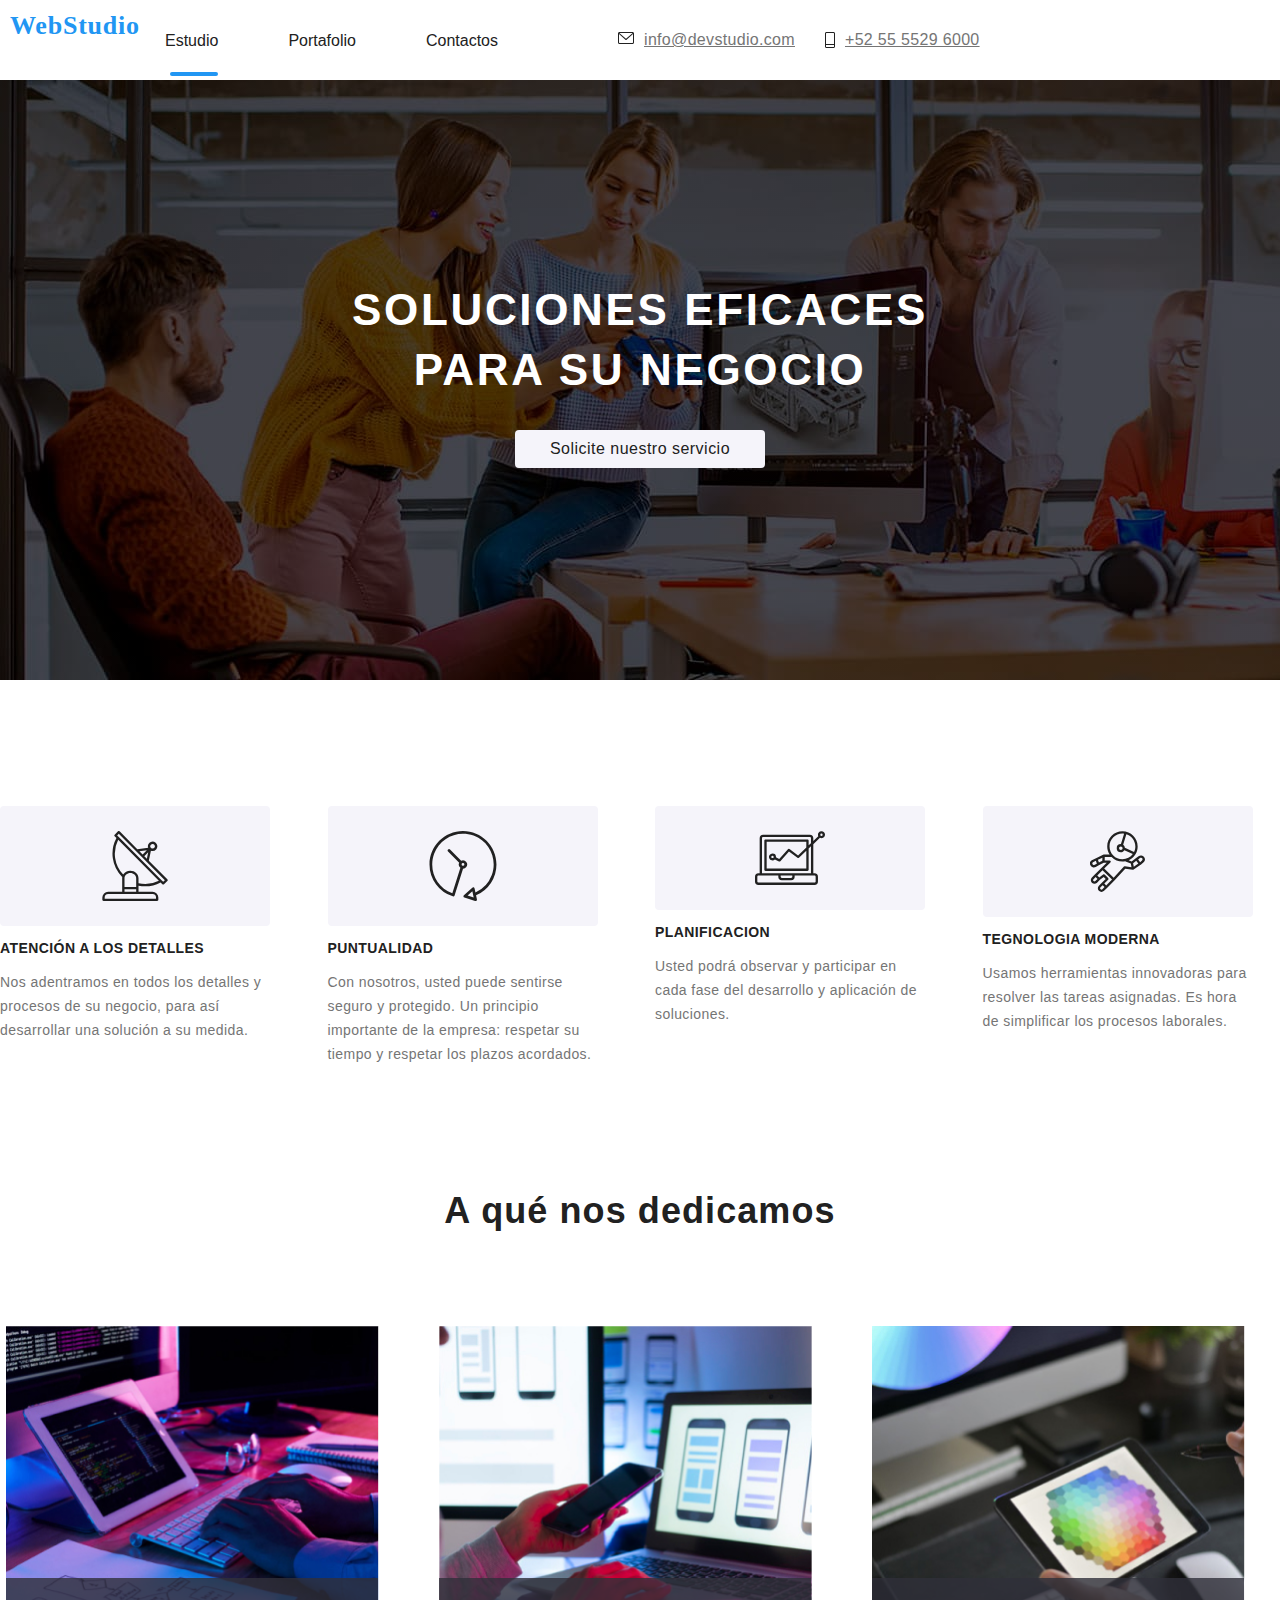
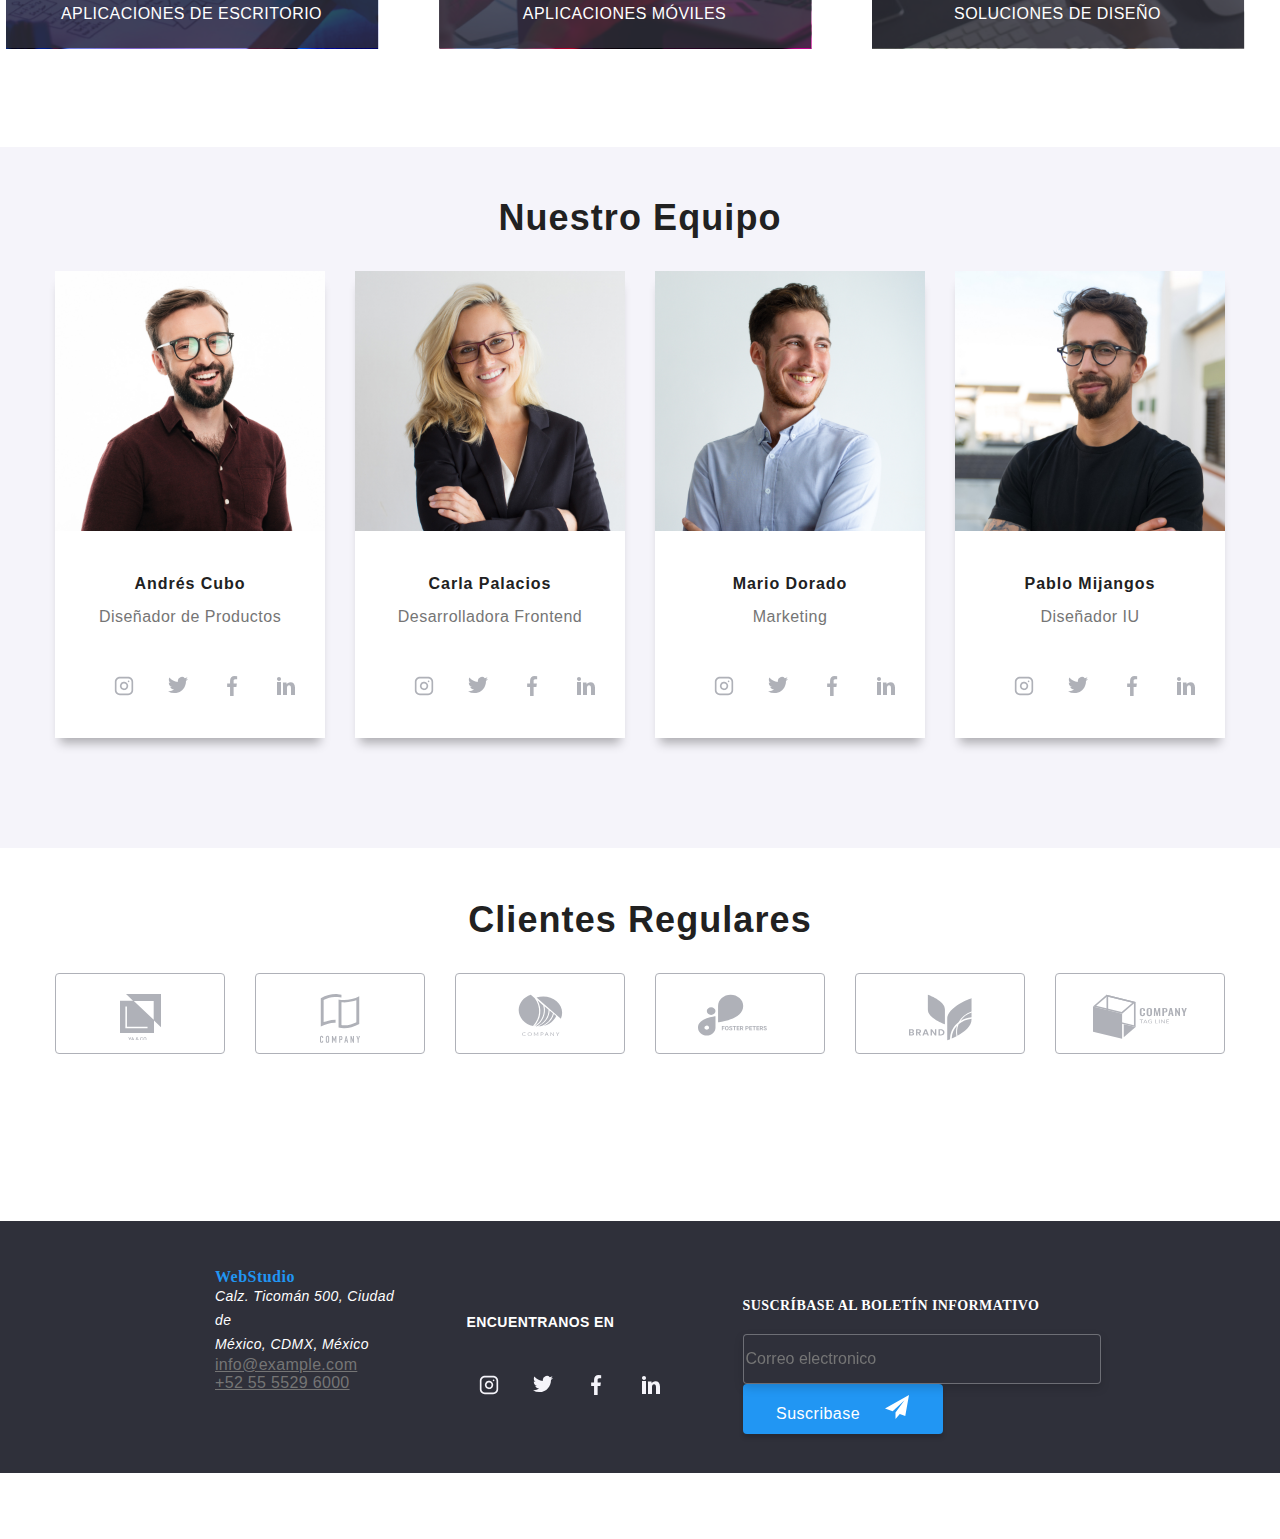
<file: index.html>
<!DOCTYPE html>
<html lang="en">
  <head>
    <meta charset="UTF-8" />
    <title>mi primera web</title>
    <link rel="stylesheet" href="css/main.min.css" />
    <link rel="stylesheet" href="css/modern-normalize.css" />
    <link rel="svg" href="images/icons.svg" />
  </head>
  <body>
    <header>
      <section class="nav">
        <h2 class="nav__title">WebStudio</h2>
        <nav>
          <ul class="nav__menu">
            <li>
              <a class="nav__option nav__option--border" href="index.html"
                >Estudio</a
              >
              <svg
                class="nav__svg"
                width="48"
                height="4"
                viewBox="0 0 48 4"
                fill="none"
                xmlns="http://www.w3.org/2000/svg"
              >
                <rect width="48" height="4" rx="2" fill="#2196F3" />
              </svg>
            </li>
            <li>
              <a class="nav__option" href="portafolio.html">Portafolio</a>
            </li>
            <li><a class="nav__option" href="">Сontactos</a></li>
          </ul>
        </nav>
        <section class="contact">
          <svg class="contact__icon" width="16px" height="12px">
            <use href="#sobre"></use>
          </svg>
          <a class="contact__nav" href="mailto:info@devstudio.com"
            >info@devstudio.com</a
          >
          <svg class="contact__icon" width="10" height="16">
            <use href="#phone"></use>
          </svg>

          <a class="contact__nav" href="tel:+52 55 5529 6000"
            >+52 55 5529 6000</a
          >
        </section>
      </section>
      <section class="main__title">
        <form action=""></form>
        <h1>SOLUCIONES EFICACES PARA SU NEGOCIO</h1>
        <button type="button" class="btn__service" id="data-modal-open">
          Solicite nuestro servicio
        </button>
      </section>
    </header>

    <main>
      <section class="main">
        <ul>
          <li>
            <div class="main__features">
              <svg class="contact__icon" width="66px" height="70px">
                <use href="#antena"></use>
              </svg>
            </div>
            <h3 class="main__h3">ATENCIÓN A LOS DETALLES</h3>
            <p class="main__articule">
              Nos adentramos en todos los detalles y procesos de su negocio,
              para así desarrollar una solución a su medida.
            </p>
          </li>
          <li>
            <div class="main__features">
              <svg class="contact__icon" width="68px" height="70px">
                <use href="#time"></use>
              </svg>
            </div>

            <h3 class="main__h3">PUNTUALIDAD</h3>
            <p class="main__articule">
              Con nosotros, usted puede sentirse seguro y protegido. Un
              principio importante de la empresa: respetar su tiempo y respetar
              los plazos acordados.
            </p>
          </li>
          <li>
            <div class="main__features">
              <svg class="contact__icon" width="70px" height="54px">
                <use href="#computer"></use>
              </svg>
            </div>

            <h3 class="main__h3">PLANIFICACION</h3>
            <p class="main__articule">
              Usted podrá observar y participar en cada fase del desarrollo y
              aplicación de soluciones.
            </p>
          </li>

          <li>
            <div class="main__features">
              <svg class="contact__icon" width="55" height="61">
                <use href="#astronaut"></use>
              </svg>
            </div>
            <h3 class="main__h3">TEGNOLOGIA MODERNA</h3>
            <p class="main__articule">
              Usamos herramientas innovadoras para resolver las tareas
              asignadas. Es hora de simplificar los procesos laborales.
            </p>
          </li>
        </ul>
      </section>
      <section>
        <h2>A qué nos dedicamos</h2>
        <ul class="activities">
          <li class="activities__border">
            <div class="activities__card">
              <img
                src="images/imagen3.jpg"
                alt="imagen3"
                width="373px"
                height="323px"
              />
              <div class="activities__label">Aplicaciones de Escritorio</div>
            </div>
          </li>
          <li class="activities__border">
            <div class="activities__card">
              <img
                src="images/imagen1.jpg"
                alt="imagen1"
                width="373px"
                height="323px"
              />
              <div class="activities__label">Aplicaciones Móviles</div>
            </div>
          </li>
          <li class="activities__border">
            <div class="activities__card">
              <img
                src="images/imagen2.jpg"
                alt="imagen2"
                width="373px"
                height="323px"
              />
              <div class="activities__label">SOLUCIONES DE DISEÑO</div>
            </div>
          </li>
        </ul>
      </section>
      <section class="team">
        <h2>Nuestro Equipo</h2>
        <ul>
          <li class="team__img">
            <figure class="team__figure">
              <img
                src="images/imagen4.jpg"
                alt="imagen4"
                width="270px"
                height="260px"
              />
              <figcaption>
                <p class="team__label">Andrés Cubo</p>
                <p class="team__title">Diseñador de Productos</p>
              </figcaption>
              <ul class="team__lu">
                <li class="team__li">
                  <svg class="team__svg" width="20px" height="20px">
                    <use href="#icon-instagram"></use>
                  </svg>
                </li>
                <li class="team__li">
                  <svg class="team__svg" width="20" height="18">
                    <use href="#twitter"></use>
                  </svg>
                </li>
                <li class="team__li">
                  <svg class="team__svg" width="11" height="20">
                    <use href="#facebook"></use>
                  </svg>
                </li>
                <li class="team__li">
                  <svg class="team__svg" width="20" height="20">
                    <use href="#linkedin"></use>
                  </svg>
                </li>
              </ul>
            </figure>
          </li>
          <li class="team__img">
            <figure class="team__figure">
              <img
                src="images/imagen5.jpg"
                alt="imagen5"
                width="270px"
                height="260px"
              />
              <figcaption>
                <p class="team__label">Carla Palacios</p>
                <p class="team__title">Desarrolladora Frontend</p>
              </figcaption>
              <ul class="team__lu">
                <li class="team__li">
                  <svg class="team__svg" width="20px" height="20px">
                    <use href="#icon-instagram"></use>
                  </svg>
                </li>
                <li class="team__li">
                  <svg class="team__svg" width="20" height="18">
                    <use href="#twitter"></use>
                  </svg>
                </li>
                <li class="team__li">
                  <svg class="team__svg" width="11" height="20">
                    <use href="#facebook"></use>
                  </svg>
                </li>
                <li class="team__li">
                  <svg class="team__svg" width="20" height="20">
                    <use href="#linkedin"></use>
                  </svg>
                </li>
              </ul>
            </figure>
          </li>
          <li class="team__img">
            <figure class="team__figure">
              <img
                src="images/imagen6.jpg"
                alt="imagen6"
                width="270px"
                height="260px"
              />
              <figcaption>
                <p class="team__label">Mario Dorado</p>
                <p class="team__title">Marketing</p>
              </figcaption>
              <ul class="team__lu">
                <li class="team__li">
                  <svg class="team__svg" width="20px" height="20px">
                    <use href="#icon-instagram"></use>
                  </svg>
                </li>
                <li class="team__li" >
                  <svg class="team__svg" width="20" height="18">
                    <use href="#twitter"></use>
                  </svg>
                </li>
                <li class="team__li">
                  <svg class="team__svg" width="11" height="20">
                    <use href="#facebook"></use>
                  </svg>
                </li>
                <li class="team__li">
                  <svg class="team__svg" width="20" height="20">
                    <use href="#linkedin"></use>
                  </svg>
                </li>
              </ul>
            </figure>
          </li>
          <li class="team__img">
            <figure class="team__figure">
              <img
                src="images/imagen7.jpg"
                alt="imagen7"
                width="270px"
                height="260px"
              />
              <figcaption>
                <p class="team__label">Pablo Mijangos</p>
                <p class="team__title">Diseñador IU</p>
              </figcaption>
              <ul class="team__lu">
                <li class="team__li">
                  <svg class="team__svg" width="20px" height="20px">
                    <use href="#icon-instagram"></use>
                  </svg>
                </li>
                <li class="team__li">
                  <svg class="team__svg" width="20" height="18">
                    <use href="#twitter"></use>
                  </svg>
                </li>
                <li class="team__li">
                  <svg class="team__svg" width="11" height="20">
                    <use href="#facebook"></use>
                  </svg>
                </li>
                <li class="team__li">
                  <svg class="team__svg" width="20" height="20">
                    <use href="#linkedin"></use>
                  </svg>
                </li>
              </ul>
            </figure>
          </li>
        </ul>
      </section>
      <section class="customers">
        <h2>Clientes Regulares</h2>
        <ul class="customers__container">
          <li class="customers__card">
            <svg class="customers__svg" width="41" height="46">
              <use href="#client1"></use>
            </svg>
          </li>
          <li  class="customers__card">
            <svg class="customers__svg" width="40" height="50">
              <use href="#client2"></use>
            </svg>
          </li>
          <li  class="customers__card">
            <svg class="customers__svg" width="45" height="42">
              <use href="#client3"></use>
            </svg>
          </li>
          <li  class="customers__card">
            <svg class="customers__svg" width="85" height="42">
              <use href="#client4"></use>
            </svg>
          </li>
          <li  class="customers__card">
            <svg class="customers__svg" width="63" height="47">
              <use href="#client5"></use>
            </svg>
          </li>
          <li  class="customers__card">
            <svg class="customers__svg" width="94" height="45">
              <use href="#client6"></use>
            </svg>
          </li>
        </ul>
      </section>
    </main>

    <footer class="footer">
      <address>
        <p class="footer__title">WebStudio</p>
        <p class="footer__address">
          Calz. Ticomán 500, Ciudad de <br />
          México, CDMX, México
        </p>
        <a class="footer__contact" href="mailto:info@example.com"
          >info@example.com</a
        >
        <br />
        <a class="footer__contact" href="tel:+52 55 5529 6000 "
          >+52 55 5529 6000
        </a>
      </address>
      <section class="footer__find">
        <h4 class="footer__hear">encuentranos en</h4>
        <ul class="footer__ul" >
          <li class="footer__li">
            <svg class="footer__svg" width="20px" height="20px">
              <use href="#icon-instagram"></use>
            </svg>
          </li>
          <li class="footer__li">
            <svg class="footer__svg" width="20" height="18">
              <use href="#twitter"></use>
            </svg>
          </li>
          <li class="footer__li">
            <svg class="footer__svg" width="11" height="20">
              <use href="#facebook"></use>
            </svg>
          </li>
          <li class="footer__li">
            <svg class="footer__svg" width="20" height="20">
              <use href="#linkedin"></use>
            </svg>
          </li>
        </ul>
      </section>

      <section class="footer__find">
        <label class="footer__hear" for="impot-name"
          >SUSCRÍBASE al boletín informativo</label
        >
        <div class="footer__suscribe">
          <input
            class="footer__button"
            type="text"
            placeholder="Correo electronico"
          />
          <button class="footer__btn" type="submit">
            Suscribase
            <svg class="svg__suscribe" width="24" height="24">
              <use href="#suscribe"></use>
            </svg>
          </button>
        </div>
      </section>
    </footer>

    <svg
      aria-hidden="true"
      style="position: absolute; width: 0; height: 0"
      xmlns="http://www.w3.org/2000/svg"
      overflow="hidden"
    >
      <defs>
        <symbol id="phone">
          <path
            d="M8.5 0h-7C.673 0 0 .673 0 1.5v13c0 .827.673 1.5 1.5 1.5h7c.827 0 1.5-.673 1.5-1.5v-13C10 .673 9.327 0 8.5 0Zm-7 1h7a.5.5 0 0 1 .5.5V12H1V1.5a.5.5 0 0 1 .5-.5Zm7 14h-7a.5.5 0 0 1-.5-.5V13h8v1.5a.5.5 0 0 1-.5.5Z"
          />
        </symbol>
        <symbol id="sobre">
          <path
            d="M14.5 0H1.50001C0.672854 0 0 0.672853 0 1.50001V10.5C0 11.3271 0.672854 12 1.50001 12H14.5C15.3271 12 16 11.3271 16 10.5V1.50001C16 0.672853 15.3271 0 14.5 0ZM14.5 0.999994C14.5679 0.999994 14.6325 1.01409 14.6916 1.0387L8 6.83838L1.30833 1.0387C1.36742 1.01412 1.43204 0.999994 1.49998 0.999994H14.5ZM14.5 11H1.50001C1.22414 11 0.999996 10.7759 0.999996 10.5V2.09521L7.67236 7.87792C7.76661 7.95944 7.8833 7.99999 8 7.99999C8.1167 7.99999 8.23339 7.95948 8.32764 7.87792L15 2.09521V10.5C15 10.7759 14.7759 11 14.5 11Z"
          />
        </symbol>
        <symbol id="antena">
          <path
            d="m65.316 48.339-18.47-18.605 2.05-10.097a4.655 4.655 0 0 0 1.66.319h.014a4.723 4.723 0 1 0-4.394-3.14l-10.85 1.325L17.628.35a1.166 1.166 0 0 0-.824-.35c-.306.002-.6.124-.817.34L12.68 3.63a1.167 1.167 0 0 0 0 1.65l1.78 1.805a32.686 32.686 0 0 0 5.511 38.638c.094.09.202.161.32.213a6.77 6.77 0 0 0-.114 1.197v13.534h-14A5.84 5.84 0 0 0 .342 66.5v2.333C.342 69.478.865 70 1.51 70h53.667c.644 0 1.166-.522 1.166-1.167V66.5a5.84 5.84 0 0 0-5.833-5.833h-14v-5.998c2.193.46 4.428.694 6.669.7a32.483 32.483 0 0 0 15.4-3.901l1.79 1.8c.216.221.513.347.823.35.306-.002.6-.124.817-.34l3.308-3.29a1.167 1.167 0 0 0 0-1.65ZM48.925 13.635a2.333 2.333 0 1 1 1.645 3.987h-.008a2.333 2.333 0 0 1-1.633-3.987h-.004ZM46.178 21.3l-1.309 6.444-2.571-2.587 3.88-3.857Zm-1.325-1.973-4.2 4.176-3.25-3.267 7.45-.909ZM50.509 63a3.5 3.5 0 0 1 3.5 3.5v1.167H2.676V66.5a3.5 3.5 0 0 1 3.5-3.5h44.333Zm-16.333-4.667v2.334H22.509v-2.334h11.667ZM22.509 56v-8.867c0-2.83 2.617-5.133 5.833-5.133 3.217 0 5.834 2.303 5.834 5.133V56H22.509Zm14-3.71v-5.157c0-4.117-3.663-7.466-8.167-7.466a8.312 8.312 0 0 0-7.177 3.907A30.34 30.34 0 0 1 16.18 8.82l40.692 40.925a30.233 30.233 0 0 1-20.363 2.544Zm24.695-1.496-1.644-1.653L16.792 6.116l-1.65-1.655 1.65-1.645L34.15 20.272c.008 0 .013.015.021.021l28.688 28.856-1.655 1.645Z"
          />
        </symbol>
        <symbol id="time">
          <path
            d="M67.461 33.471C67.458 14.982 52.466-.004 33.975 0 15.485.004.5 14.996.504 33.486A33.479 33.479 0 0 0 23.799 65.37c.133.042.27.063.41.063.263 0 .521-.071.748-.205.296-.175.516-.453.62-.78l8.454-26.797a4.184 4.184 0 1 0-1.837-7.95L21.025 18.53a1.395 1.395 0 0 0-1.972 1.973l11.163 11.176a4.104 4.104 0 0 0 1.174 5.051l-8.056 25.535C7.414 56.4-.738 38.74 5.126 22.82 10.991 6.9 28.65-1.252 44.571 4.613c15.92 5.864 24.072 23.524 18.207 39.444A30.72 30.72 0 0 1 46.455 61.5l-.87-4.1a1.394 1.394 0 0 0-2.294-.752l-8.393 7.494a1.394 1.394 0 0 0 .505 2.372l10.716 3.42a1.394 1.394 0 0 0 1.791-1.619l-.855-4.022a33.37 33.37 0 0 0 20.406-30.82Zm-33.478-1.394a1.395 1.395 0 1 1 0 2.79 1.395 1.395 0 0 1 0-2.79Zm4.594 32.515 4.778-4.262 1.319 6.213-6.097-1.951Z"
          />
        </symbol>
        <symbol id="computer">
          <path
            d="M3.498 53.886h55.97a3.498 3.498 0 0 0 3.499-3.498v-4.664a3.498 3.498 0 0 0-3.498-3.498h-1.166v-29.08l6.623-6.274a3.518 3.518 0 1 0-1.633-1.668l-4.99 4.73v-2.69a3.498 3.498 0 0 0-3.498-3.498H8.162a3.498 3.498 0 0 0-3.498 3.498v34.982H3.498A3.498 3.498 0 0 0 0 45.724v4.664a3.498 3.498 0 0 0 3.498 3.498ZM66.465 2.58a1.166 1.166 0 1 1 0 2.332 1.166 1.166 0 0 1 0-2.332ZM6.996 7.244c0-.644.522-1.166 1.166-1.166h46.643c.644 0 1.166.522 1.166 1.166v4.897l-2.332 2.216v-4.78c0-.645-.523-1.167-1.167-1.167H10.495c-.644 0-1.167.522-1.167 1.166v29.152c0 .644.523 1.166 1.167 1.166h41.977c.645 0 1.167-.522 1.167-1.166V17.565l2.332-2.21v26.87H6.996V7.246Zm10.495 15.159a3.498 3.498 0 1 0 2.422 6.012l4.053 2.034c.471.235 1.042.125 1.392-.269l8.616-9.693 8.47 6.347c.455.34 1.089.304 1.501-.086l7.361-6.973v17.787H11.661v-26.82h39.645v5.82l-8.25 7.813-8.54-6.403a1.167 1.167 0 0 0-1.572.157l-8.734 9.828-3.265-1.633c.023-.14.038-.281.044-.423a3.498 3.498 0 0 0-3.498-3.498Zm1.166 3.498a1.166 1.166 0 1 1-2.332 0 1.166 1.166 0 0 1 2.332 0Zm6.996 18.657h11.66v1.166c0 .644-.521 1.166-1.165 1.166h-9.329a1.166 1.166 0 0 1-1.166-1.166v-1.166Zm-23.32 1.166c0-.644.521-1.166 1.165-1.166h19.823v1.166a3.498 3.498 0 0 0 3.498 3.498h9.329a3.498 3.498 0 0 0 3.498-3.498v-1.166h19.823c.644 0 1.166.522 1.166 1.166v4.664c0 .644-.522 1.166-1.166 1.166H3.499a1.166 1.166 0 0 1-1.167-1.166v-4.664Z"
          />
        </symbol>
        <symbol id="astronaut">
          <path
            d="M54.063 25.974a3.88 3.88 0 0 0-2.599-1.541 3.886 3.886 0 0 0-2.93.77L45.794 27.3l-.001.002-4.151 3.1-2.97-1.184c5.296-2.376 8.998-7.674 8.998-13.825 0-8.363-6.83-15.167-15.227-15.167S17.216 7.031 17.216 15.394c0 3.031.907 5.85 2.45 8.222l-6.046-.053h-.01c-.019 0-.034.01-.051.01a1.14 1.14 0 0 0-.34.069c-.028.01-.057.016-.084.029-.014.006-.028.007-.042.014l-7.072 3.491c-.001 0-.003 0-.003.002l-4.141 1.991a.905.905 0 0 0-.138.077A3.895 3.895 0 0 0 .43 34.268a3.884 3.884 0 0 0 2.31 1.944 3.891 3.891 0 0 0 3.016-.281l3.036-1.614 4.952-2.558 2.968-.017L4.808 43.588c0 .002-.002.002-.003.003l-2.929 2.916a3.607 3.607 0 0 0-1.072 2.577c0 .972.38 1.888 1.072 2.578a3.647 3.647 0 0 0 2.58 1.062c.936 0 1.869-.355 2.582-1.062l2.875-2.863 3.808-2.843 1.97 1.962-3.854 3.837-.003.002-2.928 2.917a3.607 3.607 0 0 0-1.073 2.576c0 .973.38 1.889 1.073 2.579a3.65 3.65 0 0 0 2.58 1.061c.935 0 1.87-.354 2.582-1.061l2.93-2.917 4.686-4.667.002-.003 2.21-2.188-.01-.008c.015-.014.035-.019.049-.034l11.3-12.377 7.593 1.08c.055.008.11.012.164.012.142 0 .278-.034.41-.084.039-.014.072-.033.109-.051.042-.021.086-.033.126-.06l7.029-4.666c.026-.018.04-.046.064-.065.028-.022.063-.031.089-.056l2.78-2.605a3.892 3.892 0 0 0 .465-5.166ZM4.66 33.872a1.56 1.56 0 0 1-1.221.113 1.565 1.565 0 0 1-.465-2.755l2.874-1.383.692 2.022.29.85-2.17 1.153Zm7.65-3.998-3.387 1.75-.558-1.633-.402-1.174 4.434-2.189-.087 3.246Zm33.03-14.482c0 2.009-.48 3.904-1.31 5.599l-9.147-4.155a4.07 4.07 0 0 0-1.724-3.035L36.36 3.168c5.202 1.655 8.98 6.507 8.98 12.224Zm-25.788 0c0-7.076 5.784-12.834 12.894-12.834.553 0 1.094.047 1.63.115L30.943 13.07c-.042 0-.081-.012-.125-.012a4.094 4.094 0 0 0-4.096 4.083 4.094 4.094 0 0 0 4.096 4.083c1.52 0 2.832-.838 3.54-2.066l8.45 3.838c-2.352 3.165-6.114 5.229-10.362 5.229-7.11 0-12.894-5.758-12.894-12.834Zm13.03 1.75c0 .965-.792 1.75-1.764 1.75a1.759 1.759 0 0 1-1.762-1.75c0-.965.79-1.75 1.762-1.75s1.763.785 1.763 1.75ZM5.391 50.007a1.33 1.33 0 0 1-1.87.002 1.3 1.3 0 0 1 0-1.847l2.105-2.097L7.49 47.92l-2.097 2.088Zm7.03 8.167a1.33 1.33 0 0 1-1.87.002 1.299 1.299 0 0 1 0-1.847l2.106-2.098.88.876.983.978-2.099 2.09Zm7.616-7.588-.003.003-3.86 3.85-.882-.877-.982-.977 3.857-3.84v-.001l.004-.002c.087-.088.142-.193.196-.297.015-.03.044-.056.057-.087.036-.09.042-.187.056-.281.007-.054.03-.104.03-.16 0-.077-.028-.153-.044-.23-.014-.07-.014-.141-.041-.209a1.166 1.166 0 0 0-.2-.301c-.022-.026-.03-.058-.054-.083h-.002s0-.003-.002-.005l-3.515-3.5c-.037-.037-.085-.052-.127-.084a1.117 1.117 0 0 0-.19-.126 1.095 1.095 0 0 0-.205-.07 1.132 1.132 0 0 0-.225-.044 1.141 1.141 0 0 0-.209.01c-.078.01-.151.02-.227.045-.074.023-.139.06-.207.098-.043.024-.092.033-.133.063l-3.879 2.896-1.97-1.963 5.247-5.22 9.54 9.382-2.03 2.01Zm14.916-15.349c-.033-.005-.065.008-.099.006a1.146 1.146 0 0 0-.252.015c-.066.012-.13.025-.192.047a1.08 1.08 0 0 0-.211.102 1.13 1.13 0 0 0-.182.135c-.028.024-.062.036-.088.064L23.653 46.862l-9.468-9.311 6.197-6.165a1.168 1.168 0 0 0-.83-1.993l-4.854.028.061-3.516 6.79.058a15.2 15.2 0 0 0 10.897 4.596c.957 0 1.89-.1 2.799-.268.087.07.174.14.283.185l5.272 2.1.333 1.659.39 1.937-6.569-.935Zm8.84.39-.684-3.408 3.164-2.363.828 1.1 1.242 1.649-4.55 3.022Zm8.212-6.193-1.833 1.717-2.037-2.704 1.818-1.394c.34-.261.768-.368 1.188-.313.422.06.796.28 1.05.622a1.562 1.562 0 0 1-.187 2.072Z"
          />
        </symbol>
        <symbol id="icon-instagram" viewBox="0 0 24 24">
          <path
            d="M7 1c-1.657 0-3.158 0.673-4.243 1.757s-1.757 2.586-1.757 4.243v10c0 1.657 0.673 3.158 1.757 4.243s2.586 1.757 4.243 1.757h10c1.657 0 3.158-0.673 4.243-1.757s1.757-2.586 1.757-4.243v-10c0-1.657-0.673-3.158-1.757-4.243s-2.586-1.757-4.243-1.757zM7 3h10c1.105 0 2.103 0.447 2.828 1.172s1.172 1.723 1.172 2.828v10c0 1.105-0.447 2.103-1.172 2.828s-1.723 1.172-2.828 1.172h-10c-1.105 0-2.103-0.447-2.828-1.172s-1.172-1.723-1.172-2.828v-10c0-1.105 0.447-2.103 1.172-2.828s1.723-1.172 2.828-1.172zM16.989 11.223c-0.15-0.972-0.571-1.857-1.194-2.567-0.754-0.861-1.804-1.465-3.009-1.644-0.464-0.074-0.97-0.077-1.477-0.002-1.366 0.202-2.521 0.941-3.282 1.967s-1.133 2.347-0.93 3.712 0.941 2.521 1.967 3.282 2.347 1.133 3.712 0.93 2.521-0.941 3.282-1.967 1.133-2.347 0.93-3.712zM15.011 11.517c0.122 0.82-0.1 1.609-0.558 2.227s-1.15 1.059-1.969 1.18-1.609-0.1-2.227-0.558-1.059-1.15-1.18-1.969 0.1-1.609 0.558-2.227 1.15-1.059 1.969-1.18c0.313-0.046 0.615-0.042 0.87-0.002 0.74 0.11 1.366 0.47 1.818 0.986 0.375 0.428 0.63 0.963 0.72 1.543zM17.5 7.5c0.552 0 1-0.448 1-1s-0.448-1-1-1-1 0.448-1 1 0.448 1 1 1z"
          ></path>
        </symbol>
        <symbol id="twitter">
          <path
            d="M20 2.799a8.549 8.549 0 0 1-2.363.647 4.077 4.077 0 0 0 1.804-2.266 8.192 8.192 0 0 1-2.6.992A4.099 4.099 0 0 0 9.75 4.976c0 .325.027.638.095.935-3.409-.166-6.425-1.8-8.451-4.288A4.128 4.128 0 0 0 .83 3.694c0 1.42.732 2.679 1.821 3.408A4.05 4.05 0 0 1 .8 6.598v.045a4.119 4.119 0 0 0 3.285 4.028 4.09 4.09 0 0 1-1.075.135c-.262 0-.527-.015-.776-.07.531 1.624 2.038 2.818 3.831 2.856a8.238 8.238 0 0 1-5.084 1.75A7.67 7.67 0 0 1 0 15.284a11.543 11.543 0 0 0 6.29 1.84c7.545 0 11.67-6.25 11.67-11.668 0-.18-.006-.356-.015-.53A8.179 8.179 0 0 0 20 2.8Z"
          />
        </symbol>
        <symbol id="facebook">
          <path
            d="M8.33 3.32h1.827V.14A23.576 23.576 0 0 0 7.497 0C4.864 0 3.06 1.656 3.06 4.7v2.8H.156v3.555H3.06V20h3.562v-8.944H9.41L9.853 7.5H6.622V5.05c0-1.027.277-1.73 1.709-1.73Z"
          />
        </symbol>
        <symbol id="linkedin" viewBox="0 0 20 20">
          <path
            d="M5 3c0 1.062-0.71 1.976-2.001 1.976-1.215 0-1.999-0.862-1.999-1.924 0-1.090 0.76-2.052 2-2.052s1.976 0.91 2 2zM1 19v-13h4v13h-4z"
          ></path>
          <path
            d="M7 10.444c0-1.545-0.051-2.836-0.102-3.951h3.594l0.178 1.723h0.076c0.506-0.811 1.746-2 3.822-2 2.532 0 4.432 1.695 4.432 5.342v7.442h-4v-6.861c0-1.594-0.607-2.81-2-2.81-1.062 0-1.594 0.86-1.873 1.569-0.102 0.254-0.127 0.608-0.127 0.963v7.139h-4v-8.556z"
          ></path>
        </symbol>
        <symbol id="client1">
          <path
            fill-rule="evenodd"
            clip-rule="evenodd"
            d="M6 0.0869751L13.0078 6.7211L0 6.71344V38.9007H34V26.594L41 33.2208V0.0869751H6ZM33.6924 25.8153L13.8226 7.00493H33.6924V25.8153ZM27.5231 34.1925H5.38008V12.5449H6.9453V32.7267H27.5231V34.1925ZM10.6089 43.1861L9.79102 44.8707L8.97314 43.1861H8.28711L9.48096 45.4322V46.7408H10.1011V45.4322L11.2925 43.1861H10.6089ZM11.6367 46.7408L11.9248 45.9131H13.3018L13.5923 46.7408H14.2368L12.8916 43.1861H12.3374L10.9946 46.7408H11.6367ZM12.6133 43.9405L13.1284 45.4151H12.0981L12.6133 43.9405ZM15.8701 45.3297C15.7806 45.4664 15.7358 45.6169 15.7358 45.7813C15.7358 46.0808 15.8408 46.3241 16.0508 46.5113C16.2624 46.6968 16.5439 46.7896 16.8955 46.7896C17.2471 46.7896 17.5498 46.6944 17.8037 46.504L18.0039 46.7408H18.6924L18.1699 46.1231C18.375 45.8432 18.4775 45.4843 18.4775 45.0464H17.9624C17.9624 45.2857 17.9128 45.503 17.8135 45.6983L17.1274 44.8878L17.3691 44.712C17.54 44.5883 17.6629 44.4646 17.7378 44.3409C17.8127 44.2156 17.8501 44.0788 17.8501 43.9307C17.8501 43.7061 17.7671 43.5181 17.6011 43.3668C17.4367 43.2138 17.2251 43.1373 16.9663 43.1373C16.6798 43.1373 16.452 43.2186 16.2827 43.3814C16.1134 43.5425 16.0288 43.7623 16.0288 44.0406C16.0288 44.1545 16.0557 44.2725 16.1094 44.3946C16.1647 44.5167 16.2616 44.6648 16.3999 44.8389C16.1362 45.0277 15.9596 45.1913 15.8701 45.3297ZM17.4741 46.1158C17.3 46.2492 17.1128 46.316 16.9126 46.316C16.7352 46.316 16.5936 46.2647 16.4878 46.1622C16.382 46.0596 16.3291 45.9262 16.3291 45.7618C16.3291 45.5714 16.4268 45.4021 16.6221 45.254L16.6978 45.2003L17.4741 46.1158ZM16.8369 44.5411C16.6693 44.3344 16.5854 44.1627 16.5854 44.0259C16.5854 43.9071 16.6196 43.8087 16.688 43.7305C16.7563 43.6524 16.8483 43.6133 16.9639 43.6133C17.0713 43.6133 17.16 43.6467 17.23 43.7134C17.3 43.7785 17.335 43.8575 17.335 43.9503C17.335 44.0902 17.2845 44.205 17.1836 44.2945L17.1079 44.3555L16.8369 44.5411ZM22.623 46.4722C22.8672 46.259 23.0072 45.9628 23.043 45.5836H22.4277C22.3952 45.8375 22.3179 46.0189 22.1958 46.128C22.0737 46.237 21.8914 46.2916 21.6489 46.2916C21.3836 46.2916 21.1818 46.1907 21.0435 45.9888C20.9067 45.787 20.8384 45.494 20.8384 45.1099V44.795C20.8416 44.4158 20.9149 44.1285 21.0581 43.9332C21.203 43.7362 21.4097 43.6378 21.6782 43.6378C21.9093 43.6378 22.0843 43.6947 22.2031 43.8087C22.3236 43.921 22.3984 44.1049 22.4277 44.3604H23.043C23.0039 43.9714 22.8647 43.6703 22.6255 43.4571C22.3862 43.2439 22.0705 43.1373 21.6782 43.1373C21.3869 43.1373 21.1297 43.2064 20.9067 43.3448C20.6854 43.4831 20.5153 43.6801 20.3965 43.9356C20.2777 44.1911 20.2183 44.4866 20.2183 44.8218V45.1539C20.2231 45.481 20.2842 45.7683 20.4014 46.0157C20.5186 46.2631 20.6846 46.4543 20.8994 46.5894C21.1159 46.7229 21.3657 46.7896 21.6489 46.7896C22.0542 46.7896 22.3789 46.6838 22.623 46.4722ZM26.2534 45.9742C26.3739 45.7105 26.4341 45.4045 26.4341 45.0562V44.8585C26.4325 44.5118 26.3706 44.2082 26.2485 43.9478C26.1265 43.6858 25.9531 43.4856 25.7285 43.3472C25.5055 43.2073 25.2492 43.1373 24.9595 43.1373C24.6698 43.1373 24.4126 43.2081 24.188 43.3497C23.965 43.4896 23.7917 43.6923 23.668 43.9576C23.5459 44.2229 23.4849 44.5289 23.4849 44.8755V45.0757C23.4865 45.4159 23.5483 45.7162 23.6704 45.9766C23.7941 46.237 23.9683 46.438 24.1929 46.5797C24.4191 46.7196 24.6763 46.7896 24.9644 46.7896C25.2557 46.7896 25.5129 46.7196 25.7358 46.5797C25.9604 46.438 26.133 46.2362 26.2534 45.9742ZM25.5918 43.9649C25.7415 44.1749 25.8164 44.4768 25.8164 44.8707V45.0562C25.8164 45.4566 25.7423 45.761 25.5942 45.9693C25.4478 46.1776 25.2378 46.2818 24.9644 46.2818C24.6942 46.2818 24.4826 46.1752 24.3296 45.962C24.1782 45.7488 24.1025 45.4468 24.1025 45.0562V44.8511C24.1058 44.4686 24.1823 44.1732 24.332 43.9649C24.4834 43.7549 24.6925 43.65 24.9595 43.65C25.2329 43.65 25.4437 43.7549 25.5918 43.9649Z"
          />
        </symbol>
        <symbol id="client2">
          <path
            fill-rule="evenodd"
            clip-rule="evenodd"
            d="M17.1136 3.0215H16.977C16.7671 3.00878 16.5571 3.0037 16.3471 2.99861H16.3471H16.3269H15.8918C15.4946 2.99861 15.0898 3.00878 14.6876 3.02912C14.6573 3.02692 14.6269 3.02692 14.5966 3.02912C10.9522 3.23561 7.38171 4.14649 4.08049 5.7119L3.6479 5.92042V28.0616L4.65979 27.7183C5.54773 27.4131 6.49384 27.1385 7.47285 26.8842C10.1193 26.2048 12.8367 25.8437 15.568 25.8085V28.7176C15.2062 28.7202 14.8546 28.7303 14.503 28.7481H14.4195C12.3175 28.8634 10.2317 29.1837 8.19129 29.7043C5.60716 30.3512 3.11433 31.3226 0.771606 32.5956V4.19886C3.20469 2.77973 5.82533 1.71385 8.55557 1.03294C10.9527 0.414027 13.4169 0.0962821 15.8918 0.0869751H16.3193C16.8303 0.0996897 17.3287 0.122576 17.7967 0.158177C19.0297 0.244751 20.2528 0.439603 21.4521 0.740503V3.60382C20.2874 3.33248 19.1032 3.15393 17.9105 3.06981C17.8863 3.06777 17.8621 3.0657 17.8379 3.06363C17.5911 3.04258 17.344 3.0215 17.1136 3.0215ZM22.1528 5.94836C22.7877 5.99667 23.4455 6.01956 24.1108 6.01956C26.7125 6.01005 29.3031 5.67781 31.8239 5.03037C34.4068 4.38094 36.8986 3.40875 39.2411 2.13654V30.0272C36.8067 31.4455 34.1853 32.5113 31.4546 33.1931C29.0571 33.8097 26.5931 34.1265 24.1184 34.1365C22.2433 34.1517 20.3737 33.9313 18.553 33.4805V5.40926C18.983 5.50844 19.4257 5.59998 19.876 5.67627C20.6147 5.80087 21.3939 5.89242 22.1528 5.94836ZM36.3471 6.16451L35.3352 6.50526C34.4042 6.81804 33.4657 7.09775 32.5221 7.34696C29.7749 8.05293 26.9514 8.41507 24.1158 8.42515C23.4556 8.42515 22.8485 8.40735 22.2616 8.36921L21.4546 8.31581V28.4048V31.0927L22.1477 31.1537C22.7903 31.2096 23.4531 31.2376 24.1209 31.2376C26.3544 31.2281 28.5781 30.9403 30.7412 30.3806C32.5223 29.9339 34.2552 29.3112 35.9145 28.5218L36.3471 28.3133V6.16451Z"
          />
          <path
            d="M2.73713 42.2994C2.59166 42.1485 2.41629 42.0301 2.22236 41.9516C2.02844 41.8732 1.82029 41.8366 1.61141 41.8442C1.38879 41.8413 1.16781 41.8828 0.961267 41.9663C0.771901 42.0417 0.599767 42.1551 0.455322 42.2994C0.312451 42.4442 0.201292 42.6175 0.128988 42.808C0.0496792 43.0077 0.0101425 43.2211 0.0126205 43.4361V47.2301C0.00357283 47.4975 0.0545882 47.7634 0.161874 48.0083C0.251433 48.2027 0.380725 48.376 0.541333 48.5168C0.692953 48.6445 0.870978 48.7366 1.06246 48.7864C1.24694 48.8382 1.43755 48.8648 1.62911 48.8652C1.84041 48.8673 2.04953 48.8222 2.24131 48.733C2.43095 48.65 2.60277 48.5308 2.74725 48.3821C2.88814 48.2347 3.00052 48.0622 3.07865 47.8735C3.15973 47.6822 3.20105 47.4762 3.20007 47.2683V46.8436H2.20842V47.1818C2.21137 47.2973 2.1916 47.4122 2.15024 47.52C2.11794 47.6008 2.06877 47.6736 2.00604 47.7336C1.94461 47.7833 1.87416 47.8204 1.79861 47.843C1.73164 47.8653 1.6617 47.8773 1.59117 47.8786C1.50263 47.8889 1.41296 47.8755 1.33122 47.8398C1.24948 47.804 1.17858 47.7473 1.1257 47.6751C1.03222 47.5227 0.986395 47.3455 0.994154 47.1666V43.6294C0.988002 43.4332 1.02969 43.2385 1.11558 43.0623C1.16706 42.9822 1.2399 42.9183 1.32578 42.8778C1.41166 42.8374 1.50713 42.822 1.60129 42.8334C1.68676 42.8304 1.7717 42.8482 1.8488 42.8854C1.92591 42.9226 1.99289 42.9781 2.04399 43.047C2.15496 43.1927 2.21298 43.3722 2.20842 43.5556V43.8837H3.18995V43.4971C3.19195 43.2701 3.15073 43.0449 3.06853 42.8334C2.99527 42.6347 2.88251 42.453 2.73713 42.2994Z"
          />
          <path
            d="M8.62892 42.2561C8.31271 41.9891 7.91362 41.8416 7.50066 41.8391C7.29868 41.84 7.09838 41.8761 6.9087 41.9459C6.71613 42.0149 6.53841 42.1202 6.38505 42.2561C6.22076 42.4038 6.08968 42.585 6.00053 42.7876C5.90063 43.0194 5.85146 43.27 5.85634 43.5225V47.1614C5.8495 47.4174 5.89873 47.6718 6.00053 47.9065C6.09028 48.1022 6.22152 48.2758 6.38505 48.4151C6.53665 48.5558 6.71468 48.6648 6.9087 48.7355C7.09838 48.8053 7.29868 48.8414 7.50066 48.8423C7.70269 48.8419 7.90307 48.8058 8.09262 48.7355C8.28995 48.6638 8.47195 48.5551 8.62892 48.4151C8.7871 48.2732 8.91454 48.1 9.00332 47.9065C9.10512 47.6718 9.15435 47.4174 9.14751 47.1614V43.5225C9.15239 43.27 9.10322 43.0194 9.00332 42.7876C8.91505 42.5871 8.78775 42.4064 8.62892 42.2561ZM8.16598 47.1614C8.17434 47.2584 8.16095 47.356 8.1268 47.4471C8.09265 47.5382 8.03861 47.6205 7.96866 47.6878C7.83768 47.7977 7.67251 47.8578 7.50193 47.8578C7.33135 47.8578 7.16617 47.7977 7.03519 47.6878C6.96524 47.6205 6.9112 47.5382 6.87705 47.4471C6.8429 47.356 6.82952 47.2584 6.83787 47.1614V43.5225C6.82952 43.4255 6.8429 43.3279 6.87705 43.2368C6.9112 43.1457 6.96524 43.0635 7.03519 42.9961C7.16617 42.8863 7.33135 42.8261 7.50193 42.8261C7.67251 42.8261 7.83768 42.8863 7.96866 42.9961C8.03861 43.0635 8.09265 43.1457 8.1268 43.2368C8.16095 43.3279 8.17434 43.4255 8.16598 43.5225V47.1614Z"
          />
          <path
            d="M16.3673 48.7864V41.8977H15.4136L14.1614 45.5442H14.1437L12.8813 41.8977H11.9377V48.7864H12.9218V44.5957H12.9395L13.9033 47.5582H14.3941L15.3655 44.5957H15.3832V48.7864H16.3673Z"
          />
          <path
            d="M21.9581 42.3807C21.8065 42.2107 21.6153 42.0814 21.4015 42.0043C21.1712 41.9294 20.9302 41.8933 20.6881 41.8975H19.226V48.7863H20.2075V46.0959H20.7134C21.0197 46.1098 21.3244 46.0451 21.5988 45.9077C21.822 45.7838 22.0081 45.602 22.1377 45.3813C22.2512 45.1981 22.3277 44.9942 22.3628 44.7812C22.4014 44.522 22.4192 44.2601 22.4159 43.998C22.4255 43.6672 22.3932 43.3365 22.3198 43.0139C22.2543 42.7755 22.1299 42.5577 21.9581 42.3807ZM21.4521 44.4812C21.4479 44.6059 21.4168 44.7282 21.361 44.8397C21.3049 44.9456 21.2162 45.0304 21.1081 45.0813C20.9627 45.1463 20.8041 45.1759 20.6451 45.1677H20.1974V42.8257H20.7033C20.8557 42.8182 21.0075 42.8479 21.146 42.9122C21.2475 42.9704 21.3281 43.0594 21.3762 43.1665C21.4299 43.2875 21.4591 43.418 21.4622 43.5504C21.4622 43.6954 21.4622 43.848 21.4622 44.0082C21.4622 44.1684 21.4723 44.3337 21.4622 44.4812H21.4521Z"
          />
          <path
            d="M26.6077 41.8977H25.8032L24.2854 48.7864H25.2669L25.5553 47.3065H26.8935L27.1819 48.7864H28.1635L26.6077 41.8977ZM25.702 46.3681L26.1852 43.871H26.2029L26.6836 46.3681H25.702Z"
          />
          <path
            d="M32.9497 46.0477H32.932L31.4496 41.8977H30.506V48.7864H31.4875V44.644H31.5078L33.0079 48.7864H33.9312V41.8977H32.9497V46.0477Z"
          />
          <path
            d="M38.9476 41.8977L38.1583 44.6364H38.1381L37.3488 41.8977H36.3091L37.6574 45.8748V48.7864H38.639V45.8748L39.9873 41.8977H38.9476Z"
          />
        </symbol>
        <symbol id="client3">
          <path
            d="M7.40628 41.1885C7.42219 41.1888 7.43786 41.192 7.45238 41.1977C7.46689 41.2034 7.47995 41.2115 7.4908 41.2216L7.70892 41.4301C7.53961 41.5989 7.33035 41.7338 7.09546 41.8258C6.82039 41.9261 6.52394 41.9746 6.22572 41.9679C5.94548 41.973 5.66705 41.9278 5.40777 41.8353C5.17389 41.7503 4.96376 41.6226 4.79159 41.4609C4.61588 41.2932 4.48054 41.0967 4.39353 40.8828C4.29824 40.6445 4.25119 40.3936 4.25448 40.1413C4.25061 39.8873 4.30147 39.635 4.40443 39.3973C4.49968 39.1821 4.64335 38.9856 4.82704 38.8192C5.01321 38.6561 5.23592 38.5279 5.48139 38.4425C5.74992 38.3521 6.03588 38.307 6.32387 38.3098C6.59138 38.3042 6.85747 38.3453 7.10637 38.4307C7.32231 38.5121 7.52058 38.6251 7.69256 38.7647L7.50988 38.9874C7.49726 39.0031 7.48158 39.0168 7.46353 39.0277C7.44198 39.0406 7.41593 39.0464 7.38992 39.0443C7.36162 39.0426 7.33434 39.0344 7.31085 39.0206L7.2127 38.9614L7.07637 38.8856C7.01753 38.8574 6.95649 38.8329 6.8937 38.8121C6.81283 38.787 6.72989 38.7672 6.64559 38.7529C6.5386 38.7358 6.42992 38.7278 6.32114 38.7292C6.11376 38.7269 5.90796 38.7608 5.71587 38.8287C5.53672 38.8916 5.37501 38.9869 5.24146 39.1083C5.10551 39.2373 5.00074 39.3888 4.93337 39.5537C4.85658 39.7423 4.81874 39.9412 4.82158 40.1413C4.81831 40.3444 4.85615 40.5465 4.93337 40.7383C4.9999 40.9018 5.10272 41.0523 5.23601 41.1814C5.36088 41.3017 5.51567 41.3956 5.6886 41.4562C5.86657 41.5203 6.0576 41.5525 6.25025 41.551C6.36154 41.5524 6.47278 41.5461 6.58288 41.532C6.76267 41.5129 6.93513 41.4587 7.08728 41.3733C7.16359 41.3295 7.23563 41.2804 7.30267 41.2264C7.3307 41.2031 7.36756 41.1896 7.40628 41.1885Z"
          />
          <path
            d="M13.7044 40.1408C13.7078 40.3922 13.6579 40.642 13.5572 40.8776C13.4684 41.0914 13.3284 41.2863 13.1465 41.4497C12.9646 41.613 12.745 41.741 12.5021 41.8252C11.9683 42.0022 11.3782 42.0022 10.8444 41.8252C10.603 41.7397 10.3848 41.6114 10.2037 41.4486C10.0219 41.2822 9.88095 41.0856 9.78927 40.8705C9.59287 40.3933 9.59287 39.8718 9.78927 39.3946C9.88228 39.1794 10.0231 38.9822 10.2037 38.8142C10.3864 38.6564 10.6045 38.533 10.8444 38.4517C11.3775 38.2716 11.969 38.2716 12.5021 38.4517C12.7443 38.5372 12.9634 38.6655 13.1455 38.8284C13.325 38.9931 13.465 39.1872 13.5572 39.3993C13.6582 39.6366 13.7081 39.8879 13.7044 40.1408ZM13.1319 40.1408C13.1362 39.9398 13.1011 39.7395 13.0283 39.5486C12.9672 39.385 12.8679 39.2342 12.7366 39.1056C12.6087 38.9839 12.4513 38.8884 12.2758 38.826C11.8879 38.6965 11.4586 38.6965 11.0707 38.826C10.8952 38.8884 10.7378 38.9839 10.6099 39.1056C10.4768 39.2335 10.3764 39.3845 10.3155 39.5486C10.1768 39.9342 10.1768 40.3475 10.3155 40.7331C10.377 40.897 10.4773 41.0479 10.6099 41.1761C10.7379 41.2971 10.8953 41.3918 11.0707 41.4533C11.4593 41.5795 11.8872 41.5795 12.2758 41.4533C12.4512 41.3918 12.6086 41.2971 12.7366 41.1761C12.8673 41.0471 12.9665 40.8964 13.0283 40.7331C13.1015 40.5423 13.1365 40.342 13.1319 40.1408Z"
          />
          <path
            d="M18.0013 40.7617L18.0586 40.8944C18.0804 40.847 18.0995 40.8044 18.1213 40.7617C18.1421 40.7172 18.1657 40.6737 18.1922 40.6315L19.5854 38.4309C19.6127 38.393 19.6372 38.3693 19.6645 38.3622C19.7015 38.3524 19.7403 38.3484 19.779 38.3503H20.1907V41.9295H19.7026V39.2978C19.7026 39.2647 19.7026 39.2268 19.7026 39.1865C19.7 39.1455 19.7 39.1044 19.7026 39.0633L18.3012 41.2947C18.2834 41.3281 18.255 41.3564 18.2192 41.3761C18.1834 41.3959 18.1418 41.4063 18.0995 41.406H18.0204C17.9779 41.4066 17.9362 41.3963 17.9004 41.3765C17.8646 41.3568 17.8362 41.3283 17.8186 41.2947L16.3763 39.0491C16.3763 39.0918 16.3763 39.1344 16.3763 39.177C16.3763 39.2197 16.3763 39.2576 16.3763 39.2907V41.9224H15.9047V38.3503H16.3164C16.355 38.3484 16.3938 38.3524 16.4309 38.3622C16.4647 38.3767 16.4916 38.401 16.5072 38.4309L17.9304 40.6338C17.9584 40.6745 17.9821 40.7174 18.0013 40.7617Z"
          />
          <path
            d="M23.2443 40.5839V41.9246H22.699V38.3502H23.915C24.1446 38.3464 24.3735 38.3727 24.5939 38.4284C24.7704 38.4718 24.9341 38.5478 25.0738 38.651C25.1949 38.7478 25.2883 38.8679 25.3464 39.0016C25.4108 39.1474 25.4423 39.3026 25.4391 39.4588C25.4415 39.6155 25.4072 39.7711 25.3383 39.9159C25.2727 40.0531 25.172 40.1754 25.0438 40.2736C24.9039 40.3812 24.7395 40.4619 24.5612 40.5105C24.3489 40.5694 24.1269 40.5974 23.9041 40.5934L23.2443 40.5839ZM23.2443 40.2002H23.9041C24.0475 40.2018 24.1901 40.1834 24.3267 40.1457C24.4394 40.1127 24.5433 40.0604 24.6321 39.9917C24.714 39.9262 24.7775 39.8451 24.8175 39.7549C24.8621 39.6594 24.8844 39.5571 24.8829 39.454C24.8893 39.3547 24.8706 39.2553 24.8282 39.1628C24.7859 39.0704 24.7208 38.9871 24.6376 38.9187C24.4293 38.7774 24.1676 38.709 23.9041 38.7268H23.2443V40.2002Z"
          />
          <path
            d="M30.5731 41.9294H30.1423C30.0991 41.9309 30.0566 41.9191 30.0223 41.8963C29.9914 41.874 29.9671 41.8455 29.9514 41.8133L29.5806 40.9487H27.7185L27.334 41.8133C27.3199 41.845 27.2964 41.8727 27.2659 41.8939C27.2312 41.9181 27.1877 41.9308 27.1432 41.9294H26.7124L28.3483 38.3499H28.9154L30.5731 41.9294ZM27.8739 40.6004H29.4116L28.7627 39.1435C28.7131 39.0339 28.6721 38.9215 28.64 38.8071L28.5773 38.9942C28.5582 39.0511 28.5364 39.1032 28.5173 39.1458L27.8739 40.6004Z"
          />
          <path
            d="M32.9288 38.3665C32.9614 38.382 32.9894 38.4039 33.0106 38.4305L35.3962 41.1287C35.3962 41.0861 35.3962 41.0435 35.3962 41.0032C35.3962 40.9629 35.3962 40.9226 35.3962 40.8847V38.3499H35.8843V41.9294H35.6116C35.5729 41.9305 35.5345 41.9231 35.4998 41.9081C35.4662 41.8911 35.4365 41.8685 35.4126 41.8418L33.0297 39.1459C33.0323 39.1869 33.0323 39.2281 33.0297 39.2691C33.0297 39.3094 33.0297 39.3449 33.0297 39.3781V41.9294H32.5416V38.3499H32.8306C32.8644 38.3491 32.8979 38.3548 32.9288 38.3665Z"
          />
          <path
            d="M39.9031 40.5058V41.9272H39.3578V40.5058L37.85 38.3501H38.3381C38.3801 38.3479 38.4217 38.3588 38.4553 38.3809C38.485 38.4039 38.5099 38.4311 38.5289 38.4614L39.4723 39.852C39.5105 39.9112 39.5432 39.9657 39.5705 40.0178C39.5977 40.07 39.6195 40.1197 39.6386 40.1695L39.7095 40.0155C39.736 39.9592 39.7669 39.9045 39.8022 39.852L40.7319 38.452C40.7515 38.424 40.7753 38.3985 40.8028 38.3761C40.8352 38.3516 40.8772 38.3389 40.9201 38.3406H41.4136L39.9031 40.5058Z"
          />
          <path
            d="M17.7314 32.3431C17.9686 32.3692 18.2086 32.3905 18.4512 32.4094C22.1301 30.9796 25.2422 28.6393 27.3987 25.6812C29.5552 22.723 30.6603 19.2782 30.5759 15.7774L26.5216 12.2548C27.346 15.9821 26.9604 19.8352 25.408 23.3829C23.8555 26.9306 21.1976 30.0331 17.7314 32.3431Z"
          />
          <path
            d="M16.2837 32.1793L16.3928 32.1982C20.0966 29.8964 22.9205 26.682 24.4993 22.9708C26.078 19.2597 26.3389 15.2223 25.2483 11.3809L19.4737 6.36371C21.8094 10.4877 22.7495 15.1031 22.1848 19.6731C21.6201 24.2432 19.5737 28.58 16.2837 32.1793Z"
          />
          <path
            d="M35.8679 19.9136C34.8868 23.7602 32.5041 27.2293 29.0735 29.8059C28.0716 30.5626 26.9909 31.2366 25.8454 31.8194C28.6389 31.1061 31.2065 29.8448 33.3502 28.133C35.494 26.4212 37.1566 24.3044 38.21 21.9461L35.8679 19.9136Z"
          />
          <path
            d="M34.9491 19.3472L31.6146 16.45C31.5509 19.7531 30.4701 22.9811 28.4846 25.7985C26.4991 28.6158 23.6814 30.9198 20.3243 32.4708H20.3406C21.0888 32.4706 21.8362 32.4318 22.5791 32.3547C25.7165 31.2421 28.488 29.472 30.6465 27.2023C32.8049 24.9326 34.2831 22.234 34.9491 19.3472Z"
          />
          <path
            d="M16.7663 4.24794L12.7883 0.786987C9.23222 1.98094 6.1738 4.07987 4.01337 6.80906C1.85294 9.53825 0.69115 12.7706 0.680054 16.0829H0.680054C0.693382 19.743 2.11126 23.2947 4.70929 26.1758C7.30731 29.057 10.9371 31.103 15.0241 31.9901C18.6725 28.128 20.8086 23.3558 21.1219 18.3668C21.4352 13.3778 19.9094 8.43198 16.7663 4.24794Z"
          />
          <path
            d="M44.1401 18.8144C44.1257 14.4719 42.1339 10.3108 38.5997 7.24022C35.0656 4.16961 30.2764 2.43902 25.2784 2.42652C22.9688 2.42444 20.6789 2.79473 18.5249 3.51857L42.8805 24.6797C43.7144 22.8091 44.1415 20.8203 44.1401 18.8144Z"
          />
        </symbol>
        <symbol id="client4">
          <path
            d="M13.1462 13.1899H13.1433C10.7453 13.1899 8.80127 14.9175 8.80127 17.0485V17.0511C8.80127 19.1822 10.7453 20.9098 13.1433 20.9098H13.1462C15.5442 20.9098 17.4882 19.1822 17.4882 17.0511V17.0485C17.4882 14.9175 15.5442 13.1899 13.1462 13.1899Z"
          />
          <path
            d="M45.195 11.9563C45.1882 8.99633 43.8623 6.15926 41.5074 4.06599C39.1525 1.97271 35.9604 0.793708 32.6297 0.786987V0.786987C29.298 0.792365 26.1045 1.97078 23.7484 4.0642C21.3922 6.15762 20.0655 8.99545 20.0587 11.9563V28.2792C20.0587 28.2792 45.1922 25.7914 45.195 11.9589V11.9563Z"
          />
          <path
            d="M0 33.6365C0.00604098 35.6961 0.929149 37.6698 2.56761 39.1264C4.20607 40.583 6.42668 41.404 8.74418 41.4101C11.0612 41.4041 13.2814 40.5834 14.9197 39.1273C16.5581 37.6713 17.4816 35.6982 17.4884 33.639V22.2814C17.4884 22.2814 0 24.0136 0 33.6365ZM8.74418 35.6715C8.2913 35.6715 7.84859 35.5521 7.47203 35.3285C7.09548 35.1049 6.80199 34.7871 6.62868 34.4153C6.45537 34.0434 6.41002 33.6342 6.49838 33.2395C6.58673 32.8448 6.80481 32.4822 7.12505 32.1976C7.44528 31.913 7.85328 31.7192 8.29746 31.6406C8.74164 31.5621 9.20204 31.6024 9.62045 31.7564C10.0389 31.9105 10.3965 32.1713 10.6481 32.5059C10.8997 32.8406 11.034 33.234 11.034 33.6365C11.0351 33.9044 10.9767 34.1698 10.8622 34.4176C10.7476 34.6654 10.5791 34.8906 10.3664 35.0804C10.1536 35.2702 9.90081 35.4207 9.62244 35.5235C9.34406 35.6262 9.04561 35.6791 8.74418 35.6791V35.6715Z"
          />
          <path
            d="M24.7302 32.0283V36.2939H23.8513V32.0283H24.7302ZM26.4294 33.8506V34.5361H24.4899V33.8506H26.4294ZM26.6345 32.0283V32.7168H24.4899V32.0283H26.6345ZM30.6481 34.0615V34.2637C30.6481 34.5879 30.6042 34.8789 30.5163 35.1367C30.4284 35.3945 30.3044 35.6143 30.1442 35.7959C29.9841 35.9756 29.7927 36.1133 29.57 36.209C29.3493 36.3047 29.1042 36.3525 28.8347 36.3525C28.5671 36.3525 28.322 36.3047 28.0993 36.209C27.8786 36.1133 27.6872 35.9756 27.5251 35.7959C27.363 35.6143 27.237 35.3945 27.1472 35.1367C27.0593 34.8789 27.0153 34.5879 27.0153 34.2637V34.0615C27.0153 33.7354 27.0593 33.4443 27.1472 33.1885C27.235 32.9307 27.3591 32.7109 27.5192 32.5293C27.6813 32.3477 27.8727 32.209 28.0934 32.1133C28.3161 32.0176 28.5612 31.9697 28.8288 31.9697C29.0983 31.9697 29.3434 32.0176 29.5641 32.1133C29.7868 32.209 29.9782 32.3477 30.1384 32.5293C30.3005 32.7109 30.4255 32.9307 30.5134 33.1885C30.6032 33.4443 30.6481 33.7354 30.6481 34.0615ZM29.7604 34.2637V34.0557C29.7604 33.8291 29.7399 33.6299 29.6989 33.458C29.6579 33.2861 29.5974 33.1416 29.5173 33.0244C29.4372 32.9072 29.3395 32.8193 29.2243 32.7607C29.1091 32.7002 28.9772 32.6699 28.8288 32.6699C28.6804 32.6699 28.5485 32.7002 28.4333 32.7607C28.32 32.8193 28.2233 32.9072 28.1432 33.0244C28.0651 33.1416 28.0056 33.2861 27.9645 33.458C27.9235 33.6299 27.903 33.8291 27.903 34.0557V34.2637C27.903 34.4883 27.9235 34.6875 27.9645 34.8613C28.0056 35.0332 28.0661 35.1787 28.1462 35.2979C28.2263 35.415 28.3239 35.5039 28.4391 35.5645C28.5544 35.625 28.6862 35.6553 28.8347 35.6553C28.9831 35.6553 29.1149 35.625 29.2302 35.5645C29.3454 35.5039 29.4421 35.415 29.5202 35.2979C29.5983 35.1787 29.6579 35.0332 29.6989 34.8613C29.7399 34.6875 29.7604 34.4883 29.7604 34.2637ZM33.5016 35.1777C33.5016 35.1016 33.4899 35.0332 33.4665 34.9727C33.445 34.9102 33.404 34.8535 33.3434 34.8027C33.2829 34.75 33.1979 34.6982 33.0886 34.6475C32.9792 34.5967 32.8376 34.5439 32.6638 34.4893C32.4704 34.4268 32.2868 34.3564 32.113 34.2783C31.9411 34.2002 31.7888 34.1094 31.6559 34.0059C31.5251 33.9004 31.4216 33.7783 31.3454 33.6396C31.2712 33.501 31.2341 33.3398 31.2341 33.1562C31.2341 32.9785 31.2731 32.8174 31.3513 32.6729C31.4294 32.5264 31.5388 32.4014 31.6794 32.2979C31.82 32.1924 31.986 32.1113 32.1774 32.0547C32.3708 31.998 32.5827 31.9697 32.8132 31.9697C33.1276 31.9697 33.402 32.0264 33.6364 32.1396C33.8708 32.2529 34.0524 32.4082 34.1813 32.6055C34.3122 32.8027 34.3776 33.0283 34.3776 33.2822H33.5046C33.5046 33.1572 33.4782 33.0479 33.4255 32.9541C33.3747 32.8584 33.2966 32.7832 33.1911 32.7285C33.0876 32.6738 32.9567 32.6465 32.7985 32.6465C32.6462 32.6465 32.5192 32.6699 32.4177 32.7168C32.3161 32.7617 32.2399 32.8232 32.1891 32.9014C32.1384 32.9775 32.113 33.0635 32.113 33.1592C32.113 33.2314 32.1306 33.2969 32.1657 33.3555C32.2028 33.4141 32.2575 33.4688 32.3298 33.5195C32.402 33.5703 32.4909 33.6182 32.5964 33.6631C32.7018 33.708 32.8239 33.752 32.9626 33.7949C33.195 33.8652 33.3991 33.9443 33.5749 34.0322C33.7526 34.1201 33.9011 34.2188 34.0202 34.3281C34.1393 34.4375 34.2292 34.5615 34.2897 34.7002C34.3503 34.8389 34.3806 34.9961 34.3806 35.1719C34.3806 35.3574 34.3444 35.5234 34.2722 35.6699C34.1999 35.8164 34.0954 35.9404 33.9587 36.042C33.822 36.1436 33.6589 36.2207 33.4694 36.2734C33.28 36.3262 33.0681 36.3525 32.8337 36.3525C32.6227 36.3525 32.4147 36.3252 32.2097 36.2705C32.0046 36.2139 31.8181 36.1289 31.6501 36.0156C31.4841 35.9023 31.3513 35.7578 31.2516 35.582C31.152 35.4062 31.1022 35.1982 31.1022 34.958H31.9841C31.9841 35.0908 32.0046 35.2031 32.0456 35.2949C32.0866 35.3867 32.1442 35.4609 32.2184 35.5176C32.2946 35.5742 32.3845 35.6152 32.488 35.6406C32.5934 35.666 32.7087 35.6787 32.8337 35.6787C32.986 35.6787 33.111 35.6572 33.2087 35.6143C33.3083 35.5713 33.3815 35.5117 33.4284 35.4355C33.4772 35.3594 33.5016 35.2734 33.5016 35.1777ZM36.8854 32.0283V36.2939H36.0095V32.0283H36.8854ZM38.1979 32.0283V32.7168H34.7175V32.0283H38.1979ZM41.5612 35.6084V36.2939H39.2907V35.6084H41.5612ZM39.5778 32.0283V36.2939H38.6989V32.0283H39.5778ZM41.2653 33.7656V34.4336H39.2907V33.7656H41.2653ZM41.5583 32.0283V32.7168H39.2907V32.0283H41.5583ZM42.0739 32.0283H43.6647C43.9909 32.0283 44.2712 32.0771 44.5056 32.1748C44.7419 32.2725 44.9235 32.417 45.0505 32.6084C45.1774 32.7998 45.2409 33.0352 45.2409 33.3145C45.2409 33.543 45.2018 33.7393 45.1237 33.9033C45.0475 34.0654 44.9391 34.2012 44.7985 34.3105C44.6599 34.418 44.4968 34.5039 44.3093 34.5684L44.0309 34.7148H42.6481L42.6423 34.0293H43.6706C43.8249 34.0293 43.9528 34.002 44.0544 33.9473C44.1559 33.8926 44.2321 33.8164 44.2829 33.7188C44.3356 33.6211 44.362 33.5078 44.362 33.3789C44.362 33.2422 44.3366 33.124 44.2858 33.0244C44.235 32.9248 44.1579 32.8486 44.0544 32.7959C43.9509 32.7432 43.821 32.7168 43.6647 32.7168H42.9528V36.2939H42.0739V32.0283ZM44.4587 36.2939L43.486 34.3926L44.4147 34.3867L45.3991 36.2529V36.2939H44.4587ZM49.0729 34.7734H47.986V34.0879H49.0729C49.2409 34.0879 49.3776 34.0605 49.4831 34.0059C49.5886 33.9492 49.6657 33.8711 49.7145 33.7715C49.7634 33.6719 49.7878 33.5596 49.7878 33.4346C49.7878 33.3076 49.7634 33.1895 49.7145 33.0801C49.6657 32.9707 49.5886 32.8828 49.4831 32.8164C49.3776 32.75 49.2409 32.7168 49.0729 32.7168H48.2907V36.2939H47.4118V32.0283H49.0729C49.4069 32.0283 49.6931 32.0889 49.9313 32.21C50.1716 32.3291 50.3552 32.4941 50.4821 32.7051C50.6091 32.916 50.6725 33.1572 50.6725 33.4287C50.6725 33.7041 50.6091 33.9424 50.4821 34.1436C50.3552 34.3447 50.1716 34.5 49.9313 34.6094C49.6931 34.7188 49.4069 34.7734 49.0729 34.7734ZM54.1413 35.6084V36.2939H51.8708V35.6084H54.1413ZM52.1579 32.0283V36.2939H51.279V32.0283H52.1579ZM53.8454 33.7656V34.4336H51.8708V33.7656H53.8454ZM54.1384 32.0283V32.7168H51.8708V32.0283H54.1384ZM56.6198 32.0283V36.2939H55.7438V32.0283H56.6198ZM57.9323 32.0283V32.7168H54.4518V32.0283H57.9323ZM61.2956 35.6084V36.2939H59.0251V35.6084H61.2956ZM59.3122 32.0283V36.2939H58.4333V32.0283H59.3122ZM60.9997 33.7656V34.4336H59.0251V33.7656H60.9997ZM61.2927 32.0283V32.7168H59.0251V32.0283H61.2927ZM61.8083 32.0283H63.3991C63.7253 32.0283 64.0056 32.0771 64.2399 32.1748C64.4763 32.2725 64.6579 32.417 64.7849 32.6084C64.9118 32.7998 64.9753 33.0352 64.9753 33.3145C64.9753 33.543 64.9362 33.7393 64.8581 33.9033C64.7819 34.0654 64.6735 34.2012 64.5329 34.3105C64.3942 34.418 64.2311 34.5039 64.0436 34.5684L63.7653 34.7148H62.3825L62.3766 34.0293H63.405C63.5593 34.0293 63.6872 34.002 63.7888 33.9473C63.8903 33.8926 63.9665 33.8164 64.0173 33.7188C64.07 33.6211 64.0964 33.5078 64.0964 33.3789C64.0964 33.2422 64.071 33.124 64.0202 33.0244C63.9694 32.9248 63.8923 32.8486 63.7888 32.7959C63.6852 32.7432 63.5554 32.7168 63.3991 32.7168H62.6872V36.2939H61.8083V32.0283ZM64.1931 36.2939L63.2204 34.3926L64.1491 34.3867L65.1335 36.2529V36.2939H64.1931ZM67.8727 35.1777C67.8727 35.1016 67.861 35.0332 67.8376 34.9727C67.8161 34.9102 67.7751 34.8535 67.7145 34.8027C67.654 34.75 67.569 34.6982 67.4597 34.6475C67.3503 34.5967 67.2087 34.5439 67.0349 34.4893C66.8415 34.4268 66.6579 34.3564 66.4841 34.2783C66.3122 34.2002 66.1599 34.1094 66.027 34.0059C65.8962 33.9004 65.7927 33.7783 65.7165 33.6396C65.6423 33.501 65.6052 33.3398 65.6052 33.1562C65.6052 32.9785 65.6442 32.8174 65.7224 32.6729C65.8005 32.5264 65.9099 32.4014 66.0505 32.2979C66.1911 32.1924 66.3571 32.1113 66.5485 32.0547C66.7419 31.998 66.9538 31.9697 67.1843 31.9697C67.4987 31.9697 67.7731 32.0264 68.0075 32.1396C68.2419 32.2529 68.4235 32.4082 68.5524 32.6055C68.6833 32.8027 68.7487 33.0283 68.7487 33.2822H67.8757C67.8757 33.1572 67.8493 33.0479 67.7966 32.9541C67.7458 32.8584 67.6677 32.7832 67.5622 32.7285C67.4587 32.6738 67.3278 32.6465 67.1696 32.6465C67.0173 32.6465 66.8903 32.6699 66.7888 32.7168C66.6872 32.7617 66.611 32.8232 66.5602 32.9014C66.5095 32.9775 66.4841 33.0635 66.4841 33.1592C66.4841 33.2314 66.5016 33.2969 66.5368 33.3555C66.5739 33.4141 66.6286 33.4688 66.7009 33.5195C66.7731 33.5703 66.862 33.6182 66.9675 33.6631C67.0729 33.708 67.195 33.752 67.3337 33.7949C67.5661 33.8652 67.7702 33.9443 67.946 34.0322C68.1237 34.1201 68.2722 34.2188 68.3913 34.3281C68.5104 34.4375 68.6003 34.5615 68.6608 34.7002C68.7214 34.8389 68.7516 34.9961 68.7516 35.1719C68.7516 35.3574 68.7155 35.5234 68.6432 35.6699C68.571 35.8164 68.4665 35.9404 68.3298 36.042C68.1931 36.1436 68.03 36.2207 67.8405 36.2734C67.6511 36.3262 67.4391 36.3525 67.2048 36.3525C66.9938 36.3525 66.7858 36.3252 66.5807 36.2705C66.3757 36.2139 66.1891 36.1289 66.0212 36.0156C65.8552 35.9023 65.7224 35.7578 65.6227 35.582C65.5231 35.4062 65.4733 35.1982 65.4733 34.958H66.3552C66.3552 35.0908 66.3757 35.2031 66.4167 35.2949C66.4577 35.3867 66.5153 35.4609 66.5895 35.5176C66.6657 35.5742 66.7556 35.6152 66.8591 35.6406C66.9645 35.666 67.0798 35.6787 67.2048 35.6787C67.3571 35.6787 67.4821 35.6572 67.5798 35.6143C67.6794 35.5713 67.7526 35.5117 67.7995 35.4355C67.8483 35.3594 67.8727 35.2734 67.8727 35.1777Z"
          />
        </symbol>
        <symbol id="client5">
          <path
            d="M4.7569 38.8221C5.00058 39.0983 5.13038 39.4441 5.12358 39.7991C5.13601 40.0307 5.0914 40.2618 4.99304 40.4754C4.89469 40.689 4.74511 40.8797 4.55539 41.0332C4.08201 41.3605 3.49555 41.5205 2.90369 41.4838H0V35.2924H2.84423C3.40566 35.2582 3.96263 35.4036 4.41995 35.7037C4.60363 35.8445 4.74908 36.0224 4.84482 36.2235C4.94055 36.4245 4.98396 36.6431 4.97162 36.8622C4.98831 37.2037 4.87115 37.5395 4.64128 37.8089C4.42059 38.0549 4.1156 38.2254 3.77579 38.2928C4.16101 38.3572 4.50873 38.5448 4.7569 38.8221ZM1.35109 37.8875H2.56674C2.84303 37.9062 3.11743 37.8332 3.33974 37.6819C3.43101 37.6061 3.50203 37.5122 3.54728 37.4073C3.59254 37.3024 3.61082 37.1893 3.60071 37.0769C3.60929 36.9649 3.59063 36.8526 3.54607 36.748C3.50151 36.6434 3.43217 36.5491 3.34304 36.472C3.11408 36.3164 2.83115 36.2422 2.54692 36.2633H1.35109V37.8875ZM3.45866 40.2619C3.55623 40.1843 3.63292 40.0872 3.68277 39.9781C3.73262 39.869 3.75428 39.7508 3.74606 39.6328C3.7535 39.5133 3.73085 39.3939 3.67988 39.2838C3.6289 39.1737 3.55095 39.0757 3.45205 38.9976C3.21421 38.8361 2.9217 38.7569 2.6262 38.7738H1.35109V40.4766H2.64272C2.93345 40.492 3.22122 40.4163 3.45866 40.2619Z"
          />
          <path
            d="M10.5709 41.4839L8.98857 39.0641H8.39396V41.4839H7.03296V35.2924H9.60961C10.2591 35.2509 10.9012 35.4393 11.4034 35.8187C11.7635 36.1547 11.9808 36.5975 12.0159 37.0672C12.051 37.537 11.9018 38.0027 11.595 38.3806C11.2771 38.714 10.8428 38.9364 10.3661 39.0097L12.0508 41.4839H10.5709ZM8.39396 38.2203H9.50721C10.2802 38.2203 10.6667 37.9077 10.6667 37.2826C10.6746 37.155 10.6534 37.0272 10.6045 36.9074C10.5556 36.7877 10.48 36.6785 10.3826 36.5869C10.1383 36.4009 9.82374 36.3107 9.50721 36.3359H8.38075L8.39396 38.2203Z"
          />
          <path
            d="M18.0102 40.2376H15.2981L14.8191 41.4837H13.392L15.8828 35.3618H17.4255L19.9063 41.4837H18.4793L18.0102 40.2376ZM17.6468 39.2999L16.6558 36.6866L15.6648 39.2999H17.6468Z"
          />
          <path
            d="M27.3224 41.4838H25.9713L22.9421 37.2735V41.4838H21.5943V35.2924H22.9421L25.9713 39.5269V35.2924H27.3224V41.4838Z"
          />
          <path
            d="M35.0326 40.0018C34.7532 40.4692 34.3276 40.8495 33.8103 41.0937C33.2222 41.3657 32.5695 41.4998 31.9109 41.4839H29.506V35.2924H31.9109C32.5684 35.2767 33.2202 35.4075 33.8103 35.6735C34.3275 35.9122 34.7536 36.2886 35.0326 36.7533C35.3107 37.2569 35.4556 37.8133 35.4556 38.3776C35.4556 38.9418 35.3107 39.4982 35.0326 40.0018ZM33.4866 39.8536C33.8722 39.4423 34.0842 38.9181 34.0842 38.376C34.0842 37.834 33.8722 37.3098 33.4866 36.8985C33.0205 36.5259 32.4127 36.3368 31.7952 36.3722H30.8571V40.3799H31.7952C32.4127 40.4153 33.0205 40.2261 33.4866 39.8536Z"
          />
          <path
            d="M18.8558 0.853638C18.8558 0.853638 36.2945 6.88177 35.9245 15.6049V30.3591C35.9245 30.3591 18.4991 24.328 18.8624 15.6049L18.8558 0.853638Z"
          />
          <path
            d="M51.4603 26.9049C54.7538 24.8296 58.5633 23.5442 62.5399 23.1664V18.5478C57.9579 20.1648 54.0709 23.0967 51.4603 26.9049Z"
          />
          <path
            d="M49.4816 28.2964C52.1773 23.3265 56.8505 19.4914 62.54 17.58V4.27155C62.54 4.27155 37.705 12.8585 38.2303 25.2808V46.287C38.2303 46.287 39.3369 45.9029 41.0778 45.183C41.0778 44.5115 41.0778 43.834 41.1571 43.1535C41.6711 37.3865 44.6654 32.0424 49.4816 28.2964Z"
          />
          <path
            d="M47.1197 36.1C47.2502 34.6432 47.5413 33.2021 47.9885 31.799C44.9896 35.034 43.1734 39.0484 42.7956 43.2775C42.7592 43.6768 42.7394 44.076 42.7295 44.4874C44.14 43.8673 45.7818 43.093 47.5062 42.1826C47.0662 40.1817 46.936 38.1341 47.1197 36.1Z"
          />
          <path
            d="M48.1075 36.1756C47.9421 38.0159 48.0454 39.8682 48.4147 41.6835C55.1999 37.9662 62.8241 32.2224 62.5301 25.2808V24.6759C57.6824 25.1726 53.1468 27.1129 49.6204 30.1989C48.7948 32.1113 48.2849 34.1257 48.1075 36.1756Z"
          />
        </symbol>
        <symbol id="client6">
          <path
            d="M47.425 21.4952C46.9819 20.9054 46.7699 20.2083 46.8203 19.5066V16.6234C46.8203 15.7396 47.0207 15.0679 47.4216 14.6084C47.8224 14.1489 48.511 13.9201 49.4871 13.9221C50.4044 13.9221 51.0555 14.1176 51.4405 14.5087C51.8605 15.0077 52.0648 15.6178 52.018 16.2333V16.9108H50.3772V16.2245C50.383 15.9999 50.3671 15.7752 50.3296 15.5528C50.306 15.4008 50.2234 15.2602 50.0952 15.154C49.9267 15.0394 49.7145 14.9839 49.5007 14.9985C49.2759 14.984 49.0529 15.0426 48.8756 15.1628C48.7327 15.2804 48.6374 15.4347 48.6038 15.6027C48.5567 15.838 48.5351 16.0766 48.5393 16.3154V19.8146C48.5134 20.1521 48.5858 20.4899 48.7499 20.7971C48.8315 20.9011 48.9448 20.9835 49.0774 21.0353C49.2099 21.087 49.3564 21.1061 49.5007 21.0904C49.7109 21.1054 49.9195 21.0485 50.0816 20.9321C50.2153 20.8175 50.3013 20.668 50.3262 20.5068C50.3645 20.2746 50.3816 20.0402 50.3772 19.8058V19.096H52.018V19.7442C52.0641 20.3857 51.8648 21.0226 51.4507 21.5568C51.0736 21.985 50.4315 22.1991 49.4871 22.1991C48.5427 22.1991 47.8292 21.9704 47.425 21.4952Z"
          />
          <path
            d="M54.2569 21.5245C53.8424 21.0758 53.6352 20.4217 53.6352 19.5565V16.5237C53.6352 15.6672 53.8424 15.019 54.2569 14.5791C54.6713 14.1391 55.3644 13.9201 56.3359 13.9221C57.3007 13.9221 57.9904 14.1411 58.4048 14.5791C58.8193 15.019 59.0299 15.6672 59.0299 16.5237V19.5565C59.0299 20.4129 58.8193 21.0699 58.398 21.5216C57.9768 21.9733 57.2906 22.1991 56.3359 22.1991C55.3813 22.1991 54.6747 21.9704 54.2569 21.5245ZM57.1003 20.7971C57.2487 20.516 57.3163 20.2081 57.2974 19.8996V16.1864C57.3164 15.8839 57.2499 15.5819 57.1037 15.3065C57.0205 15.2003 56.9043 15.1166 56.7686 15.0647C56.6328 15.0128 56.4829 14.995 56.3359 15.0132C56.1885 14.9954 56.0383 15.0135 55.9021 15.0653C55.7659 15.1171 55.6491 15.2006 55.5648 15.3065C55.4154 15.5811 55.3477 15.8835 55.3678 16.1864V19.9172C55.3471 20.2258 55.4148 20.5341 55.5648 20.8147C55.6604 20.9094 55.7785 20.9852 55.9109 21.0371C56.0433 21.0891 56.1871 21.116 56.3326 21.116C56.478 21.116 56.6218 21.0891 56.7542 21.0371C56.8866 20.9852 57.0047 20.9094 57.1003 20.8147V20.7971Z"
          />
          <path
            d="M61.0035 14.0106H62.7701L64.0984 19.6062L65.4573 14.0106H67.1763L67.3496 22.0873H66.079L65.9431 16.474L64.6318 22.0873H63.6126L62.2537 16.4535L62.128 22.0873H60.8439L61.0035 14.0106Z"
          />
          <path
            d="M69.3302 14.0106H72.0819C73.6673 14.0106 74.4599 14.775 74.4599 16.3039C74.4599 17.7684 73.6254 18.4996 71.9562 18.4976H71.0186V22.0873H69.32L69.3302 14.0106ZM71.6811 17.4624C71.8489 17.4808 72.0193 17.4675 72.1806 17.4234C72.3419 17.3794 72.4902 17.3056 72.6153 17.2072C72.8101 16.9344 72.896 16.6141 72.8599 16.2952C72.8688 16.0488 72.8414 15.8024 72.7783 15.562C72.7541 15.4817 72.7116 15.4063 72.6533 15.3404C72.5949 15.2744 72.522 15.2191 72.4386 15.1778C72.2028 15.0801 71.9422 15.0357 71.6811 15.0487H71.022V17.4624H71.6811Z"
          />
          <path
            d="M76.9094 14.0106H78.7337L80.6055 22.0873H79.0225L78.6522 20.225H77.0249L76.6444 22.0873H75.0376L76.9094 14.0106ZM78.4687 19.2895L77.8334 15.8992L77.1982 19.2895H78.4687Z"
          />
          <path
            d="M82.1173 14.0106H83.3063L85.5825 18.6179V14.0106H86.9923V22.0873H85.861L83.5713 17.2776V22.0873H82.1139L82.1173 14.0106Z"
          />
          <path
            d="M90.2945 19.0077L88.4022 14.0219H89.9955L91.1506 17.2245L92.2343 14.0219H93.7936L91.9251 19.0077V22.0872H90.2945V19.0077Z"
          />
          <path
            d="M50.0477 25.6185V26.0409H48.6617V29.3228H48.0807V26.0409H46.6879V25.6185H50.0477Z"
          />
          <path
            d="M54.3927 29.3231H53.9442C53.8987 29.3256 53.8538 29.313 53.8185 29.2879C53.7846 29.2664 53.7587 29.2369 53.7438 29.2029L53.3429 28.323H51.4201L51.0192 29.2029C51.0078 29.2397 50.9869 29.2738 50.958 29.3026C50.9225 29.3271 50.8778 29.3397 50.8324 29.3378H50.3839L52.0825 25.6337H52.6737L54.3927 29.3231ZM51.5797 27.9476H53.1833L52.5038 26.4402C52.4537 26.3262 52.4117 26.2096 52.3781 26.0912C52.3543 26.1616 52.3339 26.229 52.3136 26.2877L52.2524 26.4431L51.5797 27.9476Z"
          />
          <path
            d="M57.3211 28.9593C57.4275 28.9641 57.5341 28.9641 57.6404 28.9593C57.7323 28.9511 57.8232 28.9364 57.9122 28.9153C57.9954 28.8977 58.0772 28.8751 58.1568 28.8478C58.2316 28.8214 58.3063 28.7891 58.3844 28.7569V27.9239H57.705C57.6882 27.9247 57.6714 27.9225 57.6556 27.9174C57.6398 27.9124 57.6254 27.9046 57.6133 27.8945C57.6021 27.8862 57.5933 27.8758 57.5874 27.8641C57.5815 27.8524 57.5787 27.8398 57.5793 27.8271V27.5425H58.8974V28.9622C58.7898 29.0287 58.6762 29.0875 58.5577 29.1382C58.4366 29.1898 58.3104 29.232 58.1806 29.2643C58.0417 29.2996 57.8996 29.3251 57.7559 29.3406C57.5912 29.3564 57.4257 29.3642 57.26 29.3641C56.967 29.3662 56.6763 29.3194 56.4038 29.2262C56.1495 29.1379 55.9184 29.0062 55.7244 28.839C55.5353 28.6701 55.3864 28.4708 55.2862 28.2524C55.1791 28.0068 55.1261 27.7462 55.1299 27.4839C55.1263 27.2199 55.1781 26.9576 55.2828 26.7095C55.3805 26.49 55.5297 26.2903 55.721 26.1229C55.9149 25.9562 56.1461 25.8255 56.4005 25.7386C56.6914 25.6441 57.0001 25.5974 57.3109 25.6008C57.4691 25.6006 57.627 25.6114 57.7831 25.633C57.9212 25.6524 58.0567 25.6839 58.1874 25.7269C58.3062 25.7654 58.4201 25.8146 58.5271 25.8735C58.6312 25.9314 58.7301 25.9962 58.8227 26.0671L58.6596 26.2959C58.6468 26.3168 58.6278 26.3344 58.6045 26.3468C58.5812 26.3591 58.5545 26.3659 58.5271 26.3663C58.4895 26.3653 58.453 26.3551 58.4218 26.337C58.3708 26.3135 58.3165 26.2842 58.2553 26.249C58.1831 26.2099 58.1069 26.1765 58.0277 26.1493C57.9265 26.1142 57.8219 26.0867 57.7152 26.0671C57.5729 26.0445 57.4284 26.0337 57.2837 26.0349C57.0596 26.0327 56.8371 26.0676 56.6281 26.1375C56.439 26.203 56.2686 26.3031 56.1287 26.4309C55.9879 26.564 55.8803 26.7208 55.8127 26.8914C55.661 27.2926 55.661 27.725 55.8127 28.1262C55.8871 28.3005 56.0028 28.4593 56.1525 28.5926C56.2918 28.7197 56.4609 28.8197 56.6485 28.8859C56.8645 28.95 57.0934 28.9749 57.3211 28.9593Z"
          />
          <path
            d="M62.7362 28.9005H64.5911V29.3228H62.1689V25.6185H62.7498L62.7362 28.9005Z"
          />
          <path d="M66.5208 29.3228H65.9398V25.6185H66.5208V29.3228Z" />
          <path
            d="M68.6814 25.6361C68.7159 25.6531 68.746 25.6761 68.7697 25.7036L71.253 28.4959C71.2497 28.452 71.2497 28.4079 71.253 28.3639C71.253 28.3229 71.253 28.2818 71.253 28.2437V25.6039H71.7592V29.3231H71.4671C71.4238 29.3261 71.3804 29.319 71.3414 29.3025C71.3061 29.2841 71.275 29.2602 71.2496 29.2321L68.7697 26.4428C68.7697 26.4867 68.7697 26.5278 68.7697 26.5689C68.7697 26.6099 68.7697 26.6481 68.7697 26.6833V29.3231H68.2839V25.6185H68.5863C68.6191 25.6186 68.6515 25.6246 68.6814 25.6361Z"
          />
          <path
            d="M76.0364 25.6185V26.0262H73.9777V27.2493H75.6457V27.6423H73.9777V28.9064H76.0364V29.3141H73.3798V25.6185H76.0364Z"
          />
          <path
            d="M15.1617 2.74242L40.9568 9.06573V31.2237L15.1617 24.9033V2.74242ZM13.5073 0.853638V25.9797L42.6079 33.1154V7.99229L13.5073 0.853638Z"
          />
          <path
            d="M29.1039 44.7791L0 37.6375V12.514L29.1039 19.6528V44.7791Z"
          />
          <path
            d="M13.9897 2.4579L39.4484 8.70191L28.6215 18.0518L3.1594 11.8049L13.9897 2.4579ZM13.5073 0.853638L0 12.5146L29.1039 19.6531L42.6078 7.99217L13.5073 0.853638Z"
          />
          <path d="M30.7414 43.3657L42.6078 33.1185L30.7414 30.2062V43.3657Z" />
        </symbol>
        <symbol id="contact">
          <path
            d="M6 6C7.6575 6 9 4.6575 9 3C9 1.3425 7.6575 0 6 0C4.3425 0 3 1.3425 3 3C3 4.6575 4.3425 6 6 6ZM6 7.5C3.9975 7.5 0 8.505 0 10.5V11.25C0 11.6625 0.3375 12 0.75 12H11.25C11.6625 12 12 11.6625 12 11.25V10.5C12 8.505 8.0025 7.5 6 7.5Z"
          />
        </symbol>
        <symbol id="telefono">
          <path
            d="M11.996 9.12261L10.1579 8.91275C9.71641 8.86209 9.2822 9.01406 8.97102 9.32524L7.63945 10.6568C5.59144 9.61472 3.91251 7.94301 2.87041 5.88775L4.20922 4.54894C4.5204 4.23775 4.67237 3.80355 4.62171 3.3621L4.41185 1.53842C4.325 0.807499 3.70988 0.2575 2.97173 0.2575H1.71976C0.902004 0.2575 0.221746 0.937761 0.272403 1.75552C0.655953 7.93577 5.59868 12.8713 11.7717 13.2548C12.5894 13.3055 13.2697 12.6252 13.2697 11.8075V10.5555C13.2769 9.82459 12.7269 9.20946 11.996 9.12261Z"
          />
        </symbol>
        <symbol id="email">
          <path
            d="M14 0H2C1.175 0 0.5075 0.675 0.5075 1.5L0.5 10.5C0.5 11.325 1.175 12 2 12H14C14.825 12 15.5 11.325 15.5 10.5V1.5C15.5 0.675 14.825 0 14 0ZM13.7 3.1875L8.3975 6.5025C8.1575 6.6525 7.8425 6.6525 7.6025 6.5025L2.3 3.1875C2.1125 3.0675 2 2.865 2 2.6475C2 2.145 2.5475 1.845 2.975 2.1075L8 5.25L13.025 2.1075C13.4525 1.845 14 2.145 14 2.6475C14 2.865 13.8875 3.0675 13.7 3.1875Z"
          />
        </symbol>
        <symbol id="close">
          <circle
            cx="15"
            cy="15"
            r="14.5"
            stroke="black"
            stroke-opacity="0.1"
          />
          <circle cx="15" cy="15" r="15" fill="white" />
          <path
            d="M21 11.1079L19.8921 10L15.5 14.3921L11.1079 10L10 11.1079L14.3921 15.5L10 19.8921L11.1079 21L15.5 16.6079L19.8921 21L21 19.8921L16.6079 15.5L21 11.1079Z"
          />
        </symbol>
        <symbol id="suscribe">
          <path
            d="M24 0L0 13.5L7.66994 16.3407L19.5 5.25002L10.5017 17.3896L10.509 17.3923L10.5 17.3896V24.0001L14.8013 18.982L20.2501 21.0001L24 0Z"
            fill="white"
          />
        </symbol>
      </defs>
    </svg>

    <div class="bakdrop is-hiden" id="data-modal">
      <div class="modal">
        <div class="modal__close">
          <a id="data-modal-close">
            <svg class="modal__btn" width="30" height="30">
              <use href="#close"></use></svg
          ></a>
        </div>
        <h3 class="modal__title">Deje sus datos nos contactamos con usted</h3>
        <form>
          <label class="modal__label" for="impot-name">Nombre </label>
          <div class="modal__relative">
            <input
              class="modal__input"
              type="text"
              name="name"
              required
              autofocus
            />
            <svg
              class="modal__svg"
              width="12"
              height="12"
              viewBox="0 0 12 12"
              xmlns="http://www.w3.org/2000/svg"
            >
              <use href="#contact"></use>
            </svg>
          </div>

          <label for="impot-telefono">Teléfono </label>
          <div class="modal__relative">
            <input
              class="modal__input"
              type="telefono"
              name="telefono"
              required
            />
            <svg class="modal__svg" width="14" height="14" viewBox="0 0 14 14">
              <use href="#telefono"></use>
            </svg>
          </div>

          <label for="impot-email">Email </label>
          <div class="modal__relative">
            <input class="modal__input" type="email" name="email" required />
            <svg class="modal__svg" width="16" height="12" viewBox="0 0 16 12">
              <use href="#email"></use>
            </svg>
          </div>
          <div>
            <label for="">Comentarios</label>
            <textarea
              class="modal__textarea"
              rows="4"
              placeholder="Introduzca el texto"
            ></textarea>
          </div>
          <div>
            <input type="checkbox" name="condicion" required />
            <label for=""> Estoy decuerdo con el boletín informativo y acepto los Términos y
              Condiciones</label>
          </div>
          <div class="modal__button">
            <button type="submit">Enviar</button>
          </div>
        </form>
      </div>
    </div>

    <script src="./js/modal.js"></script>
  </body>
</html>
</file>
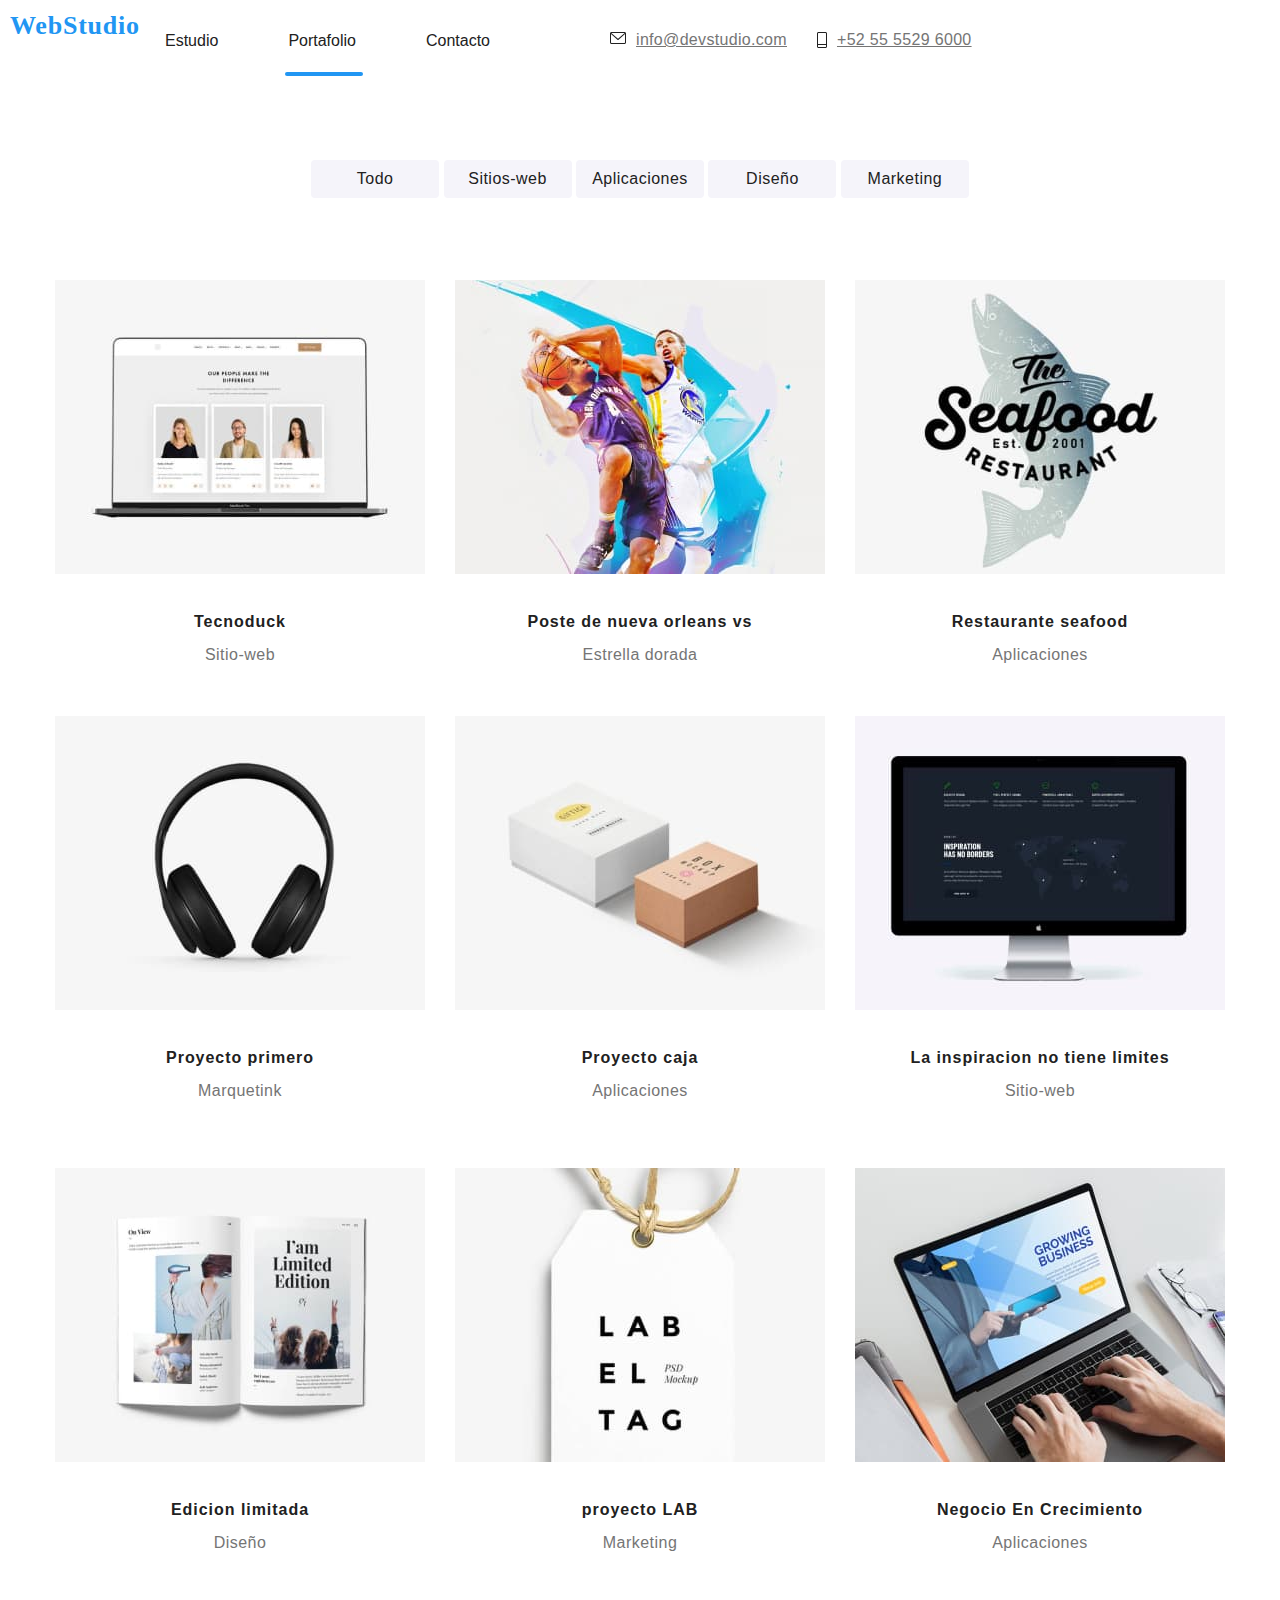
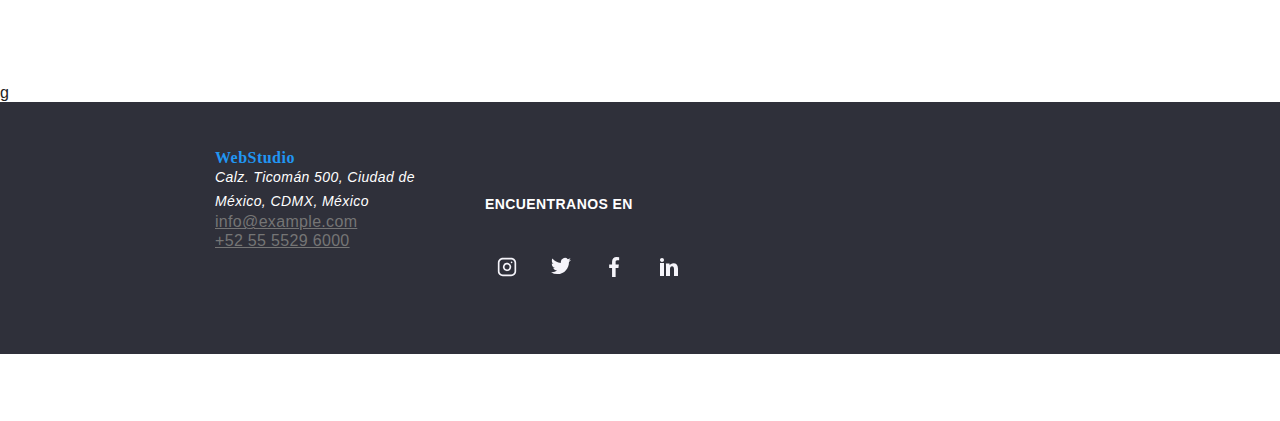
<file: portafolio.html>
<!DOCTYPE html>
<html lang="en">
  <head>
    <meta charset="UTF-8" />
    <meta http-equiv="X-UA-Compatible" content="IE=edge" />
    <meta name="viewport" content="width=device-width, initial-scale=1.0" />
    <link rel="stylesheet" href="css/main.min.css" />
    <link rel="stylesheet" href="css/modern-normalize.css" />
    <title>Portafolio</title>
  </head>
  <body >
    <header>
      <section class="nav">
        <h2 class=" nav__title">WebStudio</h2>
        <nav>
          <ul>
            <li><a class="nav__option" href="index.html">Estudio</a></li>
            <li class="portafolio">
              <a class="nav__option nav__option--border" href="portafolio.html">Portafolio</a>
              <svg class="nav__svgport" width="78" height="4" viewBox="0 0 78 4" fill="none" xmlns="http://www.w3.org/2000/svg">
              <rect width="78" height="4" rx="2" fill="#2196F3"/>
              </svg></li>
            <li><a class="nav__option" href="">Contacto</a></li>
          </ul>
        </nav>
        <section class="contact">
            <svg class="contact__icon" width="16px" height="12px">
              <use href="#sobre"></use>
            </svg>
            <a class="contact__nav" href="mailto:info@devstudio.com"
              >info@devstudio.com</a
            >
            <svg class="contact__icon" width="10" height="16">
              <use href="#phone"></use>
            </svg>
            <a class="contact__nav" href="tel:+52 55 5529 6000">+52 55 5529 6000</a>
          </td>
        </section>
      </section>
      <section class="filtro">
        <button type="button">Todo</button>
        <button type="button">Sitios-web</button>
        <button type="button">Aplicaciones</button>
        <button type="button">Diseño</button>
        <button type="button">Marketing</button>
      </section>
    </header>
    <main>
      <section class="product">
        <ul class="product__portafolio">
          <li class="product__border">
            <figure class="product__figure">
              <div class="product__card">
              <img class="product__img"
                src="images/imagen8.jpg"
                alt="imagen8"
              />
                <div class="product__animation">Tecnoduck es una plataforma de distribución de coronavirus de última generación. Las compañías usan esta plataforma para el espionaje digital y los ataques a los servidores seguros de la competencia.</div>
              </div>
              <figcaption class="product__figcaption" >
                <p class="team__label">Tecnoduck</p>
                <p class="team__title">Sitio-web</p>
              </figcaption>
            </figure>
          </li>

          <li class="product__border">
            <figure class="product__figure">
              <div class="product__card">
              <img class="product__img"
                src="images/imagen9.jpg"
                alt="imagen9"
              />
              
                <div class="product__animation">Tecnoduck es una plataforma de distribución de coronavirus de última generación. Las compañías usan esta plataforma para el espionaje digital y los ataques a los servidores seguros de la competencia.</div>
                </div>
                <figcaption  class="product__figcaption">
                <p class="team__label">Poste de nueva orleans vs</p>
                <p class="team__title">Estrella dorada</p>
              </figcaption>
            </figure>
          </li>

          <li class="product__border">
            <figure class="product__figure">
              <div class="product__card">
              <img class="product__img"
                src="images/imagen10.jpg"
                alt="imagen10"
              />              
                <div class="product__animation">Tecnoduck es una plataforma de distribución de coronavirus de última generación. Las compañías usan esta plataforma para el espionaje digital y los ataques a los servidores seguros de la competencia.</div>
              </div>
              <figcaption  class="product__figcaption">
                <p class="team__label">Restaurante seafood</p>
                <p class="team__title">Aplicaciones</p>
              </figcaption>
            </figure>
          </li>
        </ul>
        <ul class="product__img">
          <li class="product__border">
            <figure class="product__figure">
              <div class="product__card">
              <img class="product__img"
                src="images/imagen11.jpg"
                alt="imagen11"
              />
              
                <div class="product__animation">Tecnoduck es una plataforma de distribución de coronavirus de última generación. Las compañías usan esta plataforma para el espionaje digital y los ataques a los servidores seguros de la competencia.</div>
              </div>
                <figcaption  class="product__figcaption">
                <p class="team__label">Proyecto primero</p>
                <p class="team__title">Marquetink</p>
              </figcaption>
            </figure>
          </li>

          <li class="product__border">
            <figure class="product__figure">
              <div class="product__card">
              <img class="product__img"
                src="images/imagen12.jpg"
                alt="imagen12"
              />
              <div class="product__animation">Tecnoduck es una plataforma de distribución de coronavirus de última generación. Las compañías usan esta plataforma para el espionaje digital y los ataques a los servidores seguros de la competencia.</div>
              </div>
              <figcaption  class="product__figcaption">
                <p class="team__label">Proyecto caja</p>
                <p class="team__title">Aplicaciones</p>
              </figcaption>
            </figure>
          </li>

          <li class="product__border">
            <figure class="product__figure">
              <div class="product__card">
              <img class="product__img"
                src="images/imagen13.jpg"
                alt="imagen14"
              />
              <div class="product__animation">Tecnoduck es una plataforma de distribución de coronavirus de última generación. Las compañías usan esta plataforma para el espionaje digital y los ataques a los servidores seguros de la competencia.</div>
              </div>
              <figcaption>
                <p class="team__label">La inspiracion no tiene limites</p>
                <p class="team__title">Sitio-web</p>
              </figcaption>
            </figure>
          </li>
        </ul>
        <ul >
          <li class="product__border">
            <figure class="product__figure">
              <div class="product__card">
              <img class="product__img"
                src="images/imagen14.jpg"
                alt="imagen14"
              />
              <div class="product__animation">Tecnoduck es una plataforma de distribución de coronavirus de última generación. Las compañías usan esta plataforma para el espionaje digital y los ataques a los servidores seguros de la competencia.</div>
            </div>
              <figcaption>
                <p class="team__label">Edicion limitada</p>
                <p class="team__title">Diseño</p>
              </figcaption>
            </figure>
          </li>
          <li class="product__border">
            <figure class="product__figure">
              <div class="product__card">
              <img class="product__img"
                src="images/imagen15.jpg"
                alt="imagen15"
              />
              <div class="product__animation">Tecnoduck es una plataforma de distribución de coronavirus de última generación. Las compañías usan esta plataforma para el espionaje digital y los ataques a los servidores seguros de la competencia.</div>
            </div>
              <figcaption>
                <p class="team__label">proyecto LAB</p>
                <p class="team__title">Marketing</p>
              </figcaption>
            </figure>
          </li>
          <li class="product__border">
            <figure class="product__figure">
              <div class="product__card">
              <img class="product__img"
                src="images/imagen16.jpg"
                alt="imagen16"
              />
              <div class="product__animation">Tecnoduck es una plataforma de distribución de coronavirus de última generación. Las compañías usan esta plataforma para el espionaje digital y los ataques a los servidores seguros de la competencia.</div>
            </div>
              <figcaption class="product__figcaption">
                <p class="team__label">Negocio En Crecimiento</p>
                <p class="team__title">Aplicaciones</p>
              </figcaption>
            </figure>
          </li>
        </ul>
      </section>
    </main>
g
    <footer class="footer">
      <address>
        <p class="footer__title">WebStudio</p>
        <p class="footer__address">
          Calz. Ticomán 500, Ciudad de <br />
          México, CDMX, México
        </p>
        <a class="footer__contact" href="mailto:info@example.com"
          >info@example.com</a
        ><br />
        <a class="footer__contact" href="tel:+52 55 5529 6000"
          >+52 55 5529 6000</a
        >
      </address>
      <section class="footer__find">
        <h4 class="footer__hear">encuentranos en</h4>
        <ul class="footer__ul">
          <li class="footer__li">
            <svg class="footer__svg" width="20px" height="20px">
              <use href="#icon-instagram"></use>
            </svg>
          </li>
          <li class="footer__li">
            <svg class="footer__svg" width="20" height="18">
              <use href="#twitter"></use>
            </svg>
          </li>
          <li class="footer__li">
            <svg class="footer__svg" width="11" height="20">
              <use href="#facebook"></use>
            </svg>
          </li>
          <li class="footer__li">
            <svg class="footer__svg" width="20" height="20">
              <use href="#linkedin"></use>
            </svg>
          </li>
        </ul>
      </section>
    </footer>
    <svg
      aria-hidden="true"
      style="position: absolute; width: 0; height: 0"
      xmlns="http://www.w3.org/2000/svg"
      overflow="hidden"
    >
      <defs>
        <symbol id="icon-instagram" viewBox="0 0 24 24">
          <path
            d="M7 1c-1.657 0-3.158 0.673-4.243 1.757s-1.757 2.586-1.757 4.243v10c0 1.657 0.673 3.158 1.757 4.243s2.586 1.757 4.243 1.757h10c1.657 0 3.158-0.673 4.243-1.757s1.757-2.586 1.757-4.243v-10c0-1.657-0.673-3.158-1.757-4.243s-2.586-1.757-4.243-1.757zM7 3h10c1.105 0 2.103 0.447 2.828 1.172s1.172 1.723 1.172 2.828v10c0 1.105-0.447 2.103-1.172 2.828s-1.723 1.172-2.828 1.172h-10c-1.105 0-2.103-0.447-2.828-1.172s-1.172-1.723-1.172-2.828v-10c0-1.105 0.447-2.103 1.172-2.828s1.723-1.172 2.828-1.172zM16.989 11.223c-0.15-0.972-0.571-1.857-1.194-2.567-0.754-0.861-1.804-1.465-3.009-1.644-0.464-0.074-0.97-0.077-1.477-0.002-1.366 0.202-2.521 0.941-3.282 1.967s-1.133 2.347-0.93 3.712 0.941 2.521 1.967 3.282 2.347 1.133 3.712 0.93 2.521-0.941 3.282-1.967 1.133-2.347 0.93-3.712zM15.011 11.517c0.122 0.82-0.1 1.609-0.558 2.227s-1.15 1.059-1.969 1.18-1.609-0.1-2.227-0.558-1.059-1.15-1.18-1.969 0.1-1.609 0.558-2.227 1.15-1.059 1.969-1.18c0.313-0.046 0.615-0.042 0.87-0.002 0.74 0.11 1.366 0.47 1.818 0.986 0.375 0.428 0.63 0.963 0.72 1.543zM17.5 7.5c0.552 0 1-0.448 1-1s-0.448-1-1-1-1 0.448-1 1 0.448 1 1 1z"
          ></path>
        </symbol>
        <symbol id="twitter">
          <path
            d="M20 2.799a8.549 8.549 0 0 1-2.363.647 4.077 4.077 0 0 0 1.804-2.266 8.192 8.192 0 0 1-2.6.992A4.099 4.099 0 0 0 9.75 4.976c0 .325.027.638.095.935-3.409-.166-6.425-1.8-8.451-4.288A4.128 4.128 0 0 0 .83 3.694c0 1.42.732 2.679 1.821 3.408A4.05 4.05 0 0 1 .8 6.598v.045a4.119 4.119 0 0 0 3.285 4.028 4.09 4.09 0 0 1-1.075.135c-.262 0-.527-.015-.776-.07.531 1.624 2.038 2.818 3.831 2.856a8.238 8.238 0 0 1-5.084 1.75A7.67 7.67 0 0 1 0 15.284a11.543 11.543 0 0 0 6.29 1.84c7.545 0 11.67-6.25 11.67-11.668 0-.18-.006-.356-.015-.53A8.179 8.179 0 0 0 20 2.8Z"
          />
        </symbol>

        <symbol id="facebook">
          <path
            d="M8.33 3.32h1.827V.14A23.576 23.576 0 0 0 7.497 0C4.864 0 3.06 1.656 3.06 4.7v2.8H.156v3.555H3.06V20h3.562v-8.944H9.41L9.853 7.5H6.622V5.05c0-1.027.277-1.73 1.709-1.73Z"
          />
        </symbol>

        <symbol id="linkedin" viewBox="0 0 20 20">
          <path
            d="M5 3c0 1.062-0.71 1.976-2.001 1.976-1.215 0-1.999-0.862-1.999-1.924 0-1.090 0.76-2.052 2-2.052s1.976 0.91 2 2zM1 19v-13h4v13h-4z"
          ></path>
          <path
            d="M7 10.444c0-1.545-0.051-2.836-0.102-3.951h3.594l0.178 1.723h0.076c0.506-0.811 1.746-2 3.822-2 2.532 0 4.432 1.695 4.432 5.342v7.442h-4v-6.861c0-1.594-0.607-2.81-2-2.81-1.062 0-1.594 0.86-1.873 1.569-0.102 0.254-0.127 0.608-0.127 0.963v7.139h-4v-8.556z"
          ></path>
        </symbol>

        <symbol id="phone">
          <path d="M8.5 0h-7C.673 0 0 .673 0 1.5v13c0 .827.673 1.5 1.5 1.5h7c.827 0 1.5-.673 1.5-1.5v-13C10 .673 9.327 0 8.5 0Zm-7 1h7a.5.5 0 0 1 .5.5V12H1V1.5a.5.5 0 0 1 .5-.5Zm7 14h-7a.5.5 0 0 1-.5-.5V13h8v1.5a.5.5 0 0 1-.5.5Z"/>
          <symbol id="sobre">
              <path d="M14.5 0H1.50001C0.672854 0 0 0.672853 0 1.50001V10.5C0 11.3271 0.672854 12 1.50001 12H14.5C15.3271 12 16 11.3271 16 10.5V1.50001C16 0.672853 15.3271 0 14.5 0ZM14.5 0.999994C14.5679 0.999994 14.6325 1.01409 14.6916 1.0387L8 6.83838L1.30833 1.0387C1.36742 1.01412 1.43204 0.999994 1.49998 0.999994H14.5ZM14.5 11H1.50001C1.22414 11 0.999996 10.7759 0.999996 10.5V2.09521L7.67236 7.87792C7.76661 7.95944 7.8833 7.99999 8 7.99999C8.1167 7.99999 8.23339 7.95948 8.32764 7.87792L15 2.09521V10.5C15 10.7759 14.7759 11 14.5 11Z"/>
          </symbol>
      </defs>
    </svg>
  </body>
</html>
</file>
<file: css/main.min.css>
@import url("https://fonts.googlepis.com/css2?family=Raleway:wght@700&family=Roboto:wght@400;500;700&display=swap");
@import "//sass/utils/variables";
@import "//sass/utils/variables";
@import "//sass/utils/variables";
@import "//sass/utils/variables";
@import "//sass/utils/variables";
@import "//sass/utils/variables";
@import "//sass/utils/variables";
@import "//sass/utils/variables";
@import "//sass/utils/variables";
.nav {
  height: 80px;
  display: flex;
  font-family: "Roboto", sans-serif;
  width: auto;
  border-bottom: 1px solid getColor "border";
}
.nav__menu {
  list-style-type: none;
  display: flex;
  justify-content: center;
  margin-top: 32px;
  width: 100%;
  height: 100%;
  gap: 30px;
  padding: 0%;
}
.nav__option {
  width: 70px;
  height: 30px;
  color: #212121;
  margin-left: 20px;
  margin-right: 20px;
  text-decoration: none;
}
.nav__option--boder {
  color: #2196f3;
}
.nav__option:hover {
  color: #2196f3;
}
.nav__option:focus {
  color: #2196f3;
}
.nav__svg {
  position: absolute;
  height: 4px;
  left: 170px;
  top: 72px;
  fill: #2196f3;
}
.nav__svgport {
  position: absolute;
  height: 4px;
  left: 285px;
  top: 72px;
  fill: #2196f3;
}
.nav__title {
  width: 145px;
  height: 31px;
  left: 215px;
  top: 24px;
  padding: 10px;
  font-family: "Raleway";
  font-style: normal;
  font-weight: 700;
  font-size: 26px;
  line-height: 31px;
  letter-spacing: 0.03em;
  color: #2196f3;
}

.contact {
  padding: 32px 90px 32px 100px;
  display: flex;
  gap: 10px;
}
.contact__icon {
  display: inline-block;
  stroke-width: 0;
  stroke: currentColor;
  fill: currentColor;
}
.contact__icon:hover {
  fill: #2196f3;
}
.contact__nav {
  font-style: normal;
  font-weight: 500;
  font-size: 14;
  line-height: 16px;
  letter-spacing: 0.02em;
  color: #757575;
  padding: 0px 20px 0px 0px;
}
.contact__nav:hover {
  color: #2196f3;
}
.contact__nav:focus {
  color: #2196f3;
}

.main {
  display: flex;
  justify-content: center;
  align-items: center;
  margin: 0px;
  padding: 94px 0px 94px 0px;
  text-align: left;
}
.main__h3 {
  font-weight: 700;
  font-size: 14px;
  line-height: 16px;
  letter-spacing: 0.03em;
  text-transform: uppercase;
}
.main__title {
  text-align: center;
  width: auto;
  height: 600px;
  left: -4px;
  top: 80px;
  background-image: linear-gradient(rgba(0, 0, 0, 0.5), rgba(0, 0, 0, 0.5)), url("../images/p.jpg");
  object-fit: cover;
}
.main__features {
  display: flex;
  justify-content: center;
  background: #f5f4fa;
  border-radius: 4px;
  padding: 25px;
  width: auto;
  max-width: 270px;
}
.main__articule {
  font-weight: 400;
  font-size: 14px;
  line-height: 24px;
  letter-spacing: 0.03em;
  color: #757575;
  width: auto;
  max-width: 270px;
  margin-right: 30px;
}

.activities {
  display: flex;
  justify-content: center;
  margin: 0px;
  padding: 94px 0px 94px 0px;
  text-align: left;
}
.activities__card {
  position: relative;
  overflow: hidden;
}
.activities__border {
  margin-right: 30px;
}
.activities__label {
  position: absolute;
  padding-top: 27px;
  background: rgba(47, 48, 58, 0.8);
  letter-spacing: 0.03em;
  color: #ffffff;
  width: 372px;
  height: 70px;
  bottom: 5px;
  display: flex;
  justify-content: center;
  text-transform: uppercase;
}

.team {
  justify-content: center;
  background: #f5f4fa;
  margin: 0px;
  padding: 50px 0px 94px;
}
.team__img {
  gap: 37px;
}
.team__label {
  text-align: center;
  margin: 0px;
  padding: 30px 0px 0px 0px;
  font-style: normal;
  font-weight: 700;
  font-size: 18;
  line-height: 36px;
  letter-spacing: 0.06em;
  color: #212121;
}
.team__li {
  display: flex;
  justify-content: center;
  align-content: center;
  border-radius: 40px;
  width: 44px;
  height: 44px;
}
.team__li:hover {
  background: #2196f3;
}
.team__lu {
  display: flex;
  gap: 10px;
  padding: 0px 0px 30px 30px;
}
.team__svg {
  fill: #afb1b8;
  display: inline-block;
  stroke-width: 0;
  stroke: currentColor;
  margin-top: 12px;
}
.team__svg:hover {
  fill: #ffffff;
}
.team__title {
  text-align: center;
  margin: 0px;
  --padding: 0px 0px 30px 0px;
  font-style: normal;
  font-weight: 400;
  font-size: 16;
  line-height: 30px;
  letter-spacing: 0.03em;
  color: #757575;
}
.team__figure {
  margin: 0px;
  background: #ffffff;
  border: 1px solid getColor "border";
  box-shadow: 0 10px 10px -5px rgba(0, 0, 0, 0.3);
  width: auto;
  height: auto;
}

.btn__service {
  width: 250px;
}

.product__figcaption {
  text-align: center;
}

.bakdrop {
  position: fixed;
  top: 0;
  left: 0;
  right: 0;
  bottom: 0;
  background-color: rgba(0, 0, 0, 0.659);
  width: 100%;
  height: 100%;
  z-index: 5;
}

.svg__suscribe {
  margin-left: 20px;
}

.footer {
  height: 252px;
  background: #2f303a;
  display: flex;
}
.footer__address {
  margin: 0px;
  padding: 0px 0px 0px 215px;
  font-weight: 400;
  font-size: 14px;
  line-height: 24px;
  letter-spacing: 0.03em;
  color: #ffffff;
}
.footer__contact {
  margin: 0px;
  padding: 0px 0px 0px 215px;
  font-style: normal;
  font-weight: 500;
  font-size: 14;
  line-height: 16px;
  letter-spacing: 0.02em;
  color: #757575;
}
.footer__find {
  display: block;
  justify-content: center;
  padding: 75px 0px 0px 70px;
}
.footer__hear {
  font-weight: 700;
  font-size: 14px;
  line-height: 16px;
  letter-spacing: 0.03em;
  text-transform: uppercase;
  color: #ffffff;
}
.footer__button {
  width: 358px;
  height: 50px;
  border: 1px solid rgba(255, 255, 255, 0.3);
  filter: drop-shadow(0px 4px 4px rgba(0, 0, 0, 0.15));
  border-radius: 4px;
  box-sizing: border-box;
  background-color: #2f303a;
}
.footer__btn {
  width: 200px;
  height: 50px;
  box-shadow: 0px 4px 4px rgba(0, 0, 0, 0.15);
  border-radius: 4px;
  background: #2196f3;
  color: #ffffff;
}
.footer__suscribe {
  display: block;
  justify-content: center;
  margin-top: 20px;
}
.footer__svg {
  fill: #f5f4fa;
  margin-top: 13px;
}
.footer__ul {
  display: flex;
  justify-content: center;
  gap: 10px;
  padding: 0%;
}
.footer__li {
  display: flex;
  justify-content: center;
  align-content: center;
  border-radius: 40px;
  width: 44px;
  height: 44px;
}
.footer__li:hover {
  background: #2196f3;
}
.footer__title {
  font-family: "Raleway";
  font-style: normal;
  font-weight: 700;
  font-size: 26;
  line-height: 31px;
  letter-spacing: 0.03em;
  color: #2196f3;
  padding: 24px 40px 6px 215px;
  border-bottom: 1px;
  width: 145px;
  height: 31px;
  left: 215px;
  top: 2739px;
}

.filtro {
  text-align: center;
  padding: 80px 0px 0px 0px;
}

.product {
  padding: 50px 0px 80px 0px;
}
.product__border {
  margin-bottom: 30px;
}
.product__animation {
  position: absolute;
  top: 0px;
  height: 294px;
  width: 370px;
  padding: 63px 24px;
  background: rgba(33, 150, 243, 0.9);
  letter-spacing: 0.03em;
  color: #ffffff;
  transform: translateY(105%);
  transition: transform 250ms ease;
  transition-timing-function: cubic-bezier(0.4, 0, 0.2, 1);
}
.product__card {
  position: relative;
  overflow: hidden;
}
.product__img {
  display: flex;
  justify-content: center;
  margin: 0px;
  width: auto;
  height: auto;
  gap: 30px;
}
.product__figure {
  margin: 0px;
  background: #ffffff;
  border: 1px solid getColor "border";
  box-shadow: 0 10px 10px -5px rgba(0, 0, 0, 0.3);
  width: auto;
  height: auto;
  box-shadow: 0px 0px 0px 0px rgba(0, 0, 0, 0.3);
}
.product__figure:hover {
  box-shadow: 10px 10px 10px -5px rgba(0, 0, 0, 0.3);
}

.product__border :hover .product__animation {
  transform: translateY(0%);
}

.customers {
  display: block;
  justify-content: center;
  padding: 51px 0px 151px 0px;
}
.customers__container {
  display: flex;
  justify-content: center;
}
.customers__card {
  display: flex;
  justify-content: center;
  border-radius: 4px;
  border: 1px solid #afb1b8;
  width: 170px;
  height: 81px;
}
.customers__card:hover {
  border: 1px solid #2196f3;
}
.customers__svg {
  margin-top: 20px;
  fill: #afb1b8;
}
.customers__svg:hover {
  fill: #2196f3;
}

.modal {
  position: absolute;
  display: flex;
  flex-direction: column;
  justify-content: center;
  width: 528px;
  height: 581px;
  top: 0;
  left: 0;
  right: 0;
  bottom: 0;
  margin: auto;
  padding: 8px;
  background: #ffffff;
  box-shadow: 0px 1px 3px rgba(0, 0, 0, 0.12), 0px 1px 1px rgba(0, 0, 0, 0.14), 0px 2px 1px rgba(0, 0, 0, 0.2);
  border-radius: 4px;
  padding: 40px;
}
.modal__close {
  display: flex;
  justify-content: end;
}
.modal__title {
  font-weight: 700;
  font-size: 20px;
  line-height: 23px;
  text-align: center;
  letter-spacing: 0.03em;
  color: #212121;
  text-transform: none;
}
.modal__relative {
  position: relative;
}
.modal__input {
  outline: none;
  display: block;
  border: 1px solid rgba(33, 33, 33, 0.2);
  border-radius: 4px;
  height: 40px;
  width: 100%;
  padding-left: 40px;
}
.modal__input:hover {
  border: 1px solid #2196f3;
}
.modal__input:focus {
  border: 1px solid #2196f3;
}
.modal__svg {
  position: absolute;
  top: 14px;
  left: 15px;
}
.modal__textarea {
  display: flex;
  width: 100%;
  height: 120px;
  left: 576px;
  top: 418px;
  border: 1px solid #979fa5;
  border-radius: 4px;
  font-weight: 400;
  font-size: 12px;
  line-height: 14px;
  letter-spacing: 0.01em;
  color: rgba(117, 117, 117, 0.5);
  resize: none;
}
.modal__textarea:hover {
  border: 1px solid #2196f3;
  border-radius: 4px;
}
.modal__textarea:focus {
  border: 1px solid #2196f3;
  border-radius: 4px;
}
.modal__button {
  display: flex;
  justify-content: center;
}

.modal__btn:hover {
  fill: #2196f3;
}

.modal__input:hover + .modal__svg,
.modal__input:focus + .modal__svg {
  fill: #2196f3;
}

.is-hiden {
  visibility: hidden;
}

* {
  box-sizing: border-box;
}

body {
  font-family: "Roboto", sans-serif !important;
  color: #212121;
  background: #ffffff;
  width: 100%;
}

label {
  font-family: "Roboto";
  font-style: normal;
  font-weight: 400;
  font-size: 12px;
  line-height: 14px;
  letter-spacing: 0.01em;
  color: #757575;
  padding-bottom: 20px;
}

button {
  left: calc(50% - 72.5px - 15.5px);
  top: calc(50% - 19px - 735px);
  width: 128px;
  height: 38px;
  background: #f5f4fa;
  border: 0px;
  border-radius: 4px;
  font-style: normal;
  font-weight: 500;
  font-size: 16;
  line-height: 26px;
  text-align: center;
  letter-spacing: 0.03em;
  color: #212121;
  cursor: pointer;
}

button:hover {
  background: #2196f3;
  color: #ffffff;
  box-shadow: 0 10px 10px -5px rgba(0, 0, 0, 0.3);
}

button:focus {
  background: #2196f3;
  color: #ffffff;
}

h1 {
  padding: 200px 300px 30px;
  margin: 0px;
  display: flex;
  font-weight: 900;
  font-size: 44px;
  line-height: 60px;
  justify-content: center;
  letter-spacing: 0.06em;
  text-transform: uppercase;
  color: #ffffff;
}

h2 {
  margin: 0px;
  font-weight: 700;
  font-size: 36px;
  line-height: 42px;
  text-align: center;
  letter-spacing: 0.03em;
}

label {
  font-family: "Roboto";
  font-style: normal;
  font-weight: 400;
  font-size: 12px;
  line-height: 14px;
  letter-spacing: 0.01em;
  color: #757575;
  padding-bottom: 20px;
}

ul {
  list-style-type: none;
  display: flex;
  justify-content: center;
  margin-top: 32px;
  width: 100%;
  height: 100%;
  gap: 30px;
  padding: 0%;
}

/*# sourceMappingURL=main.min.css.map */
</file>
